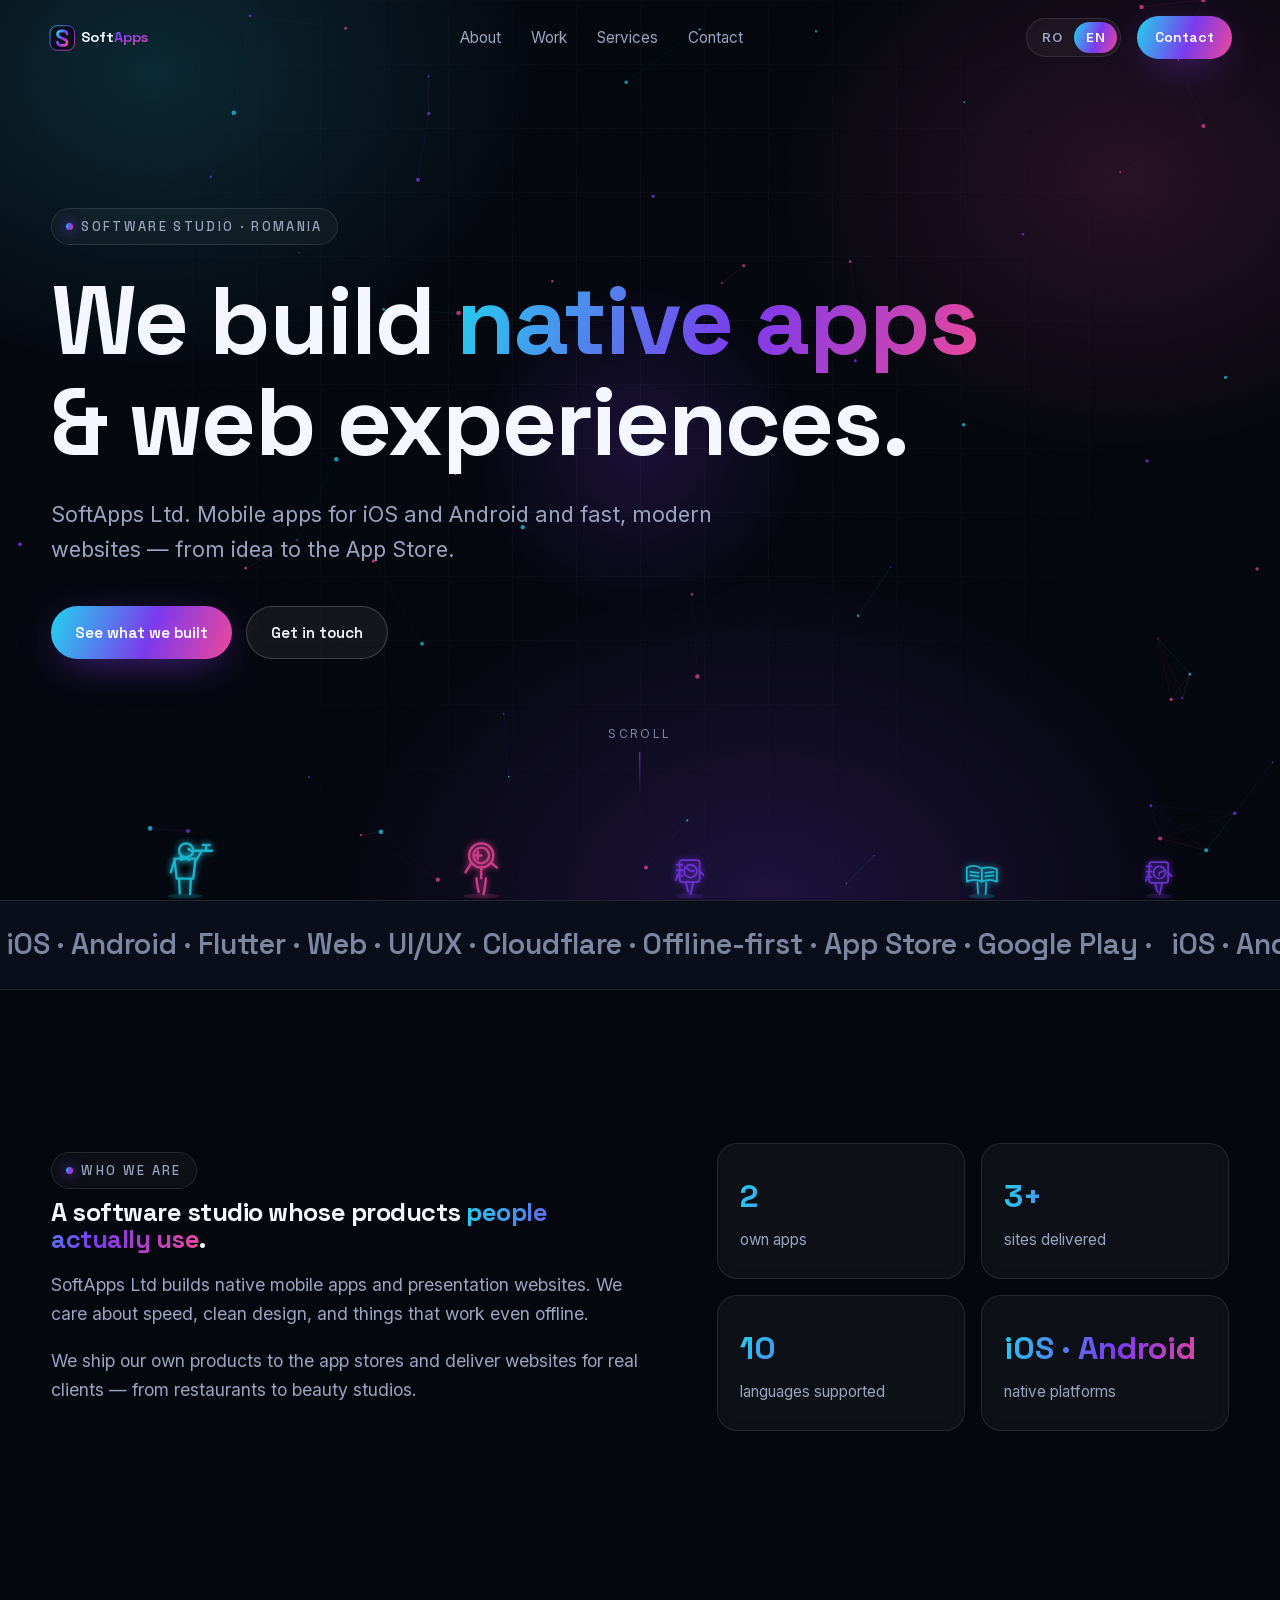
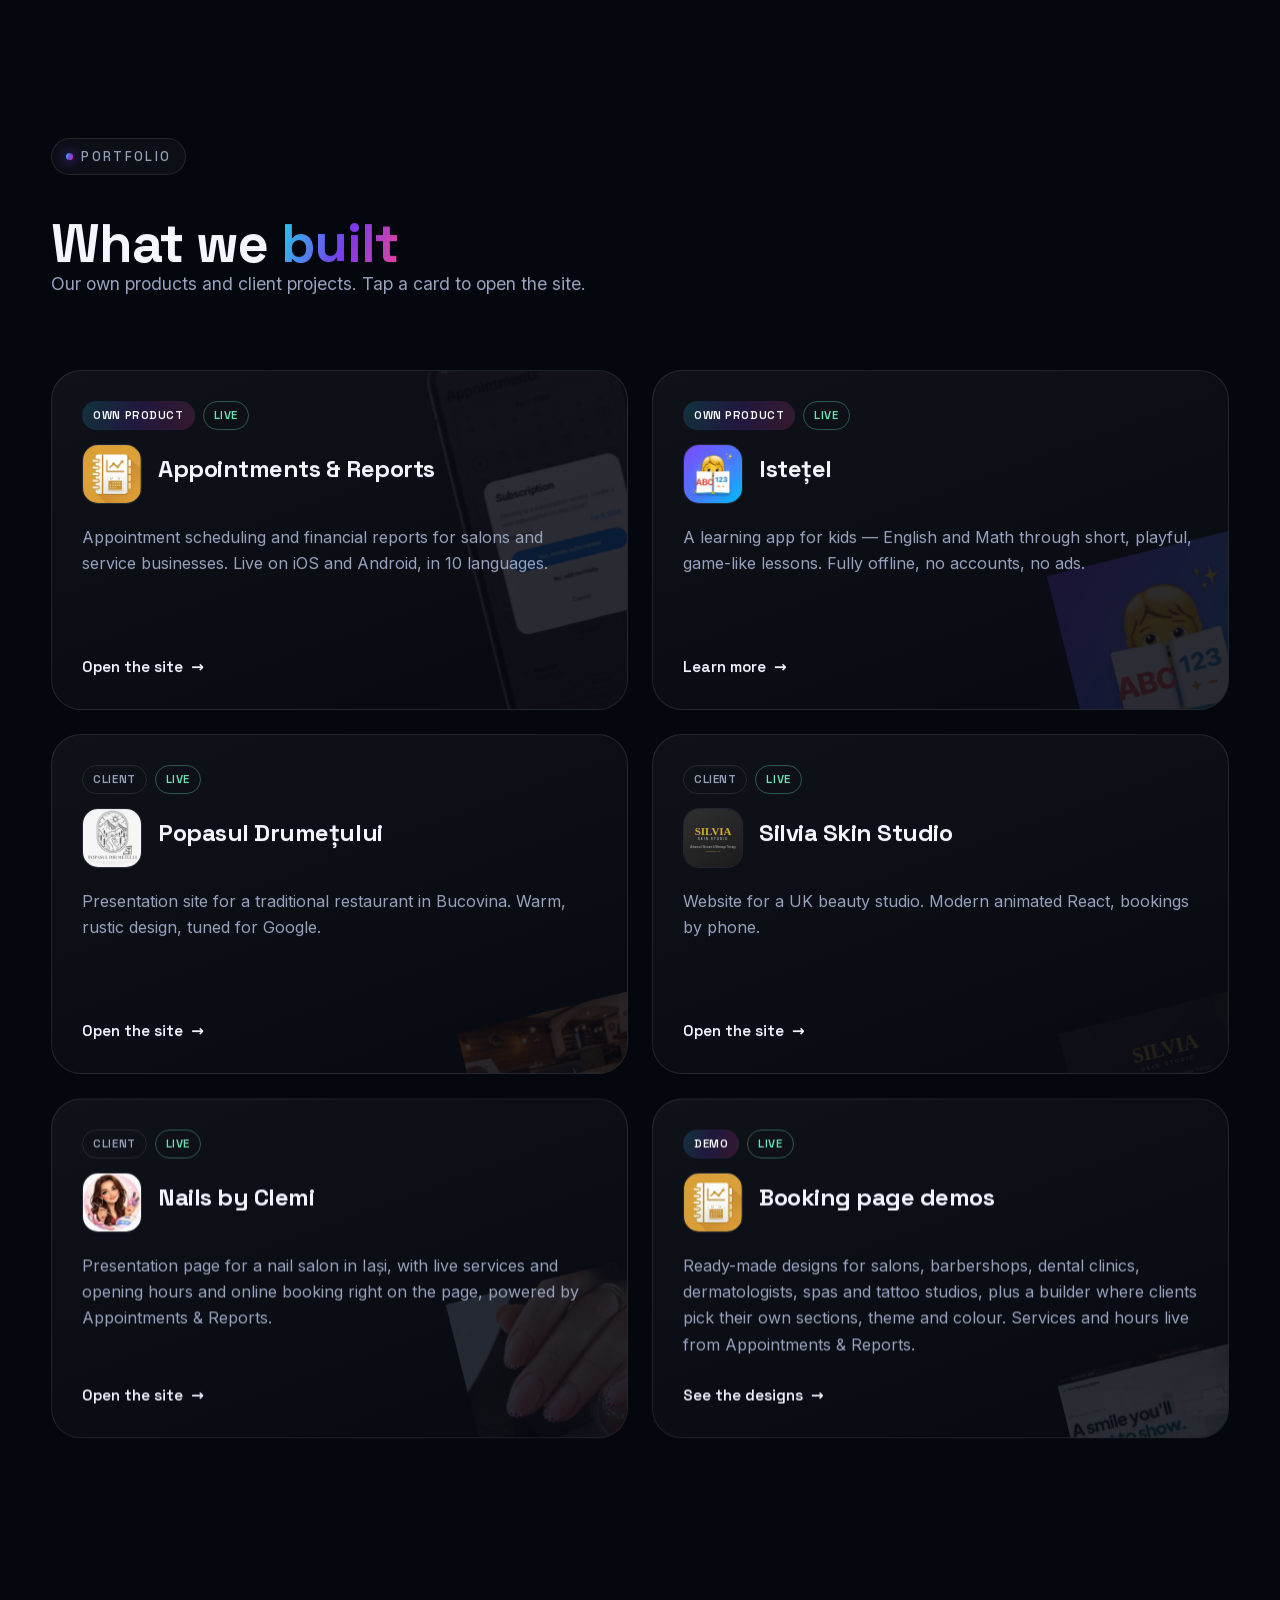
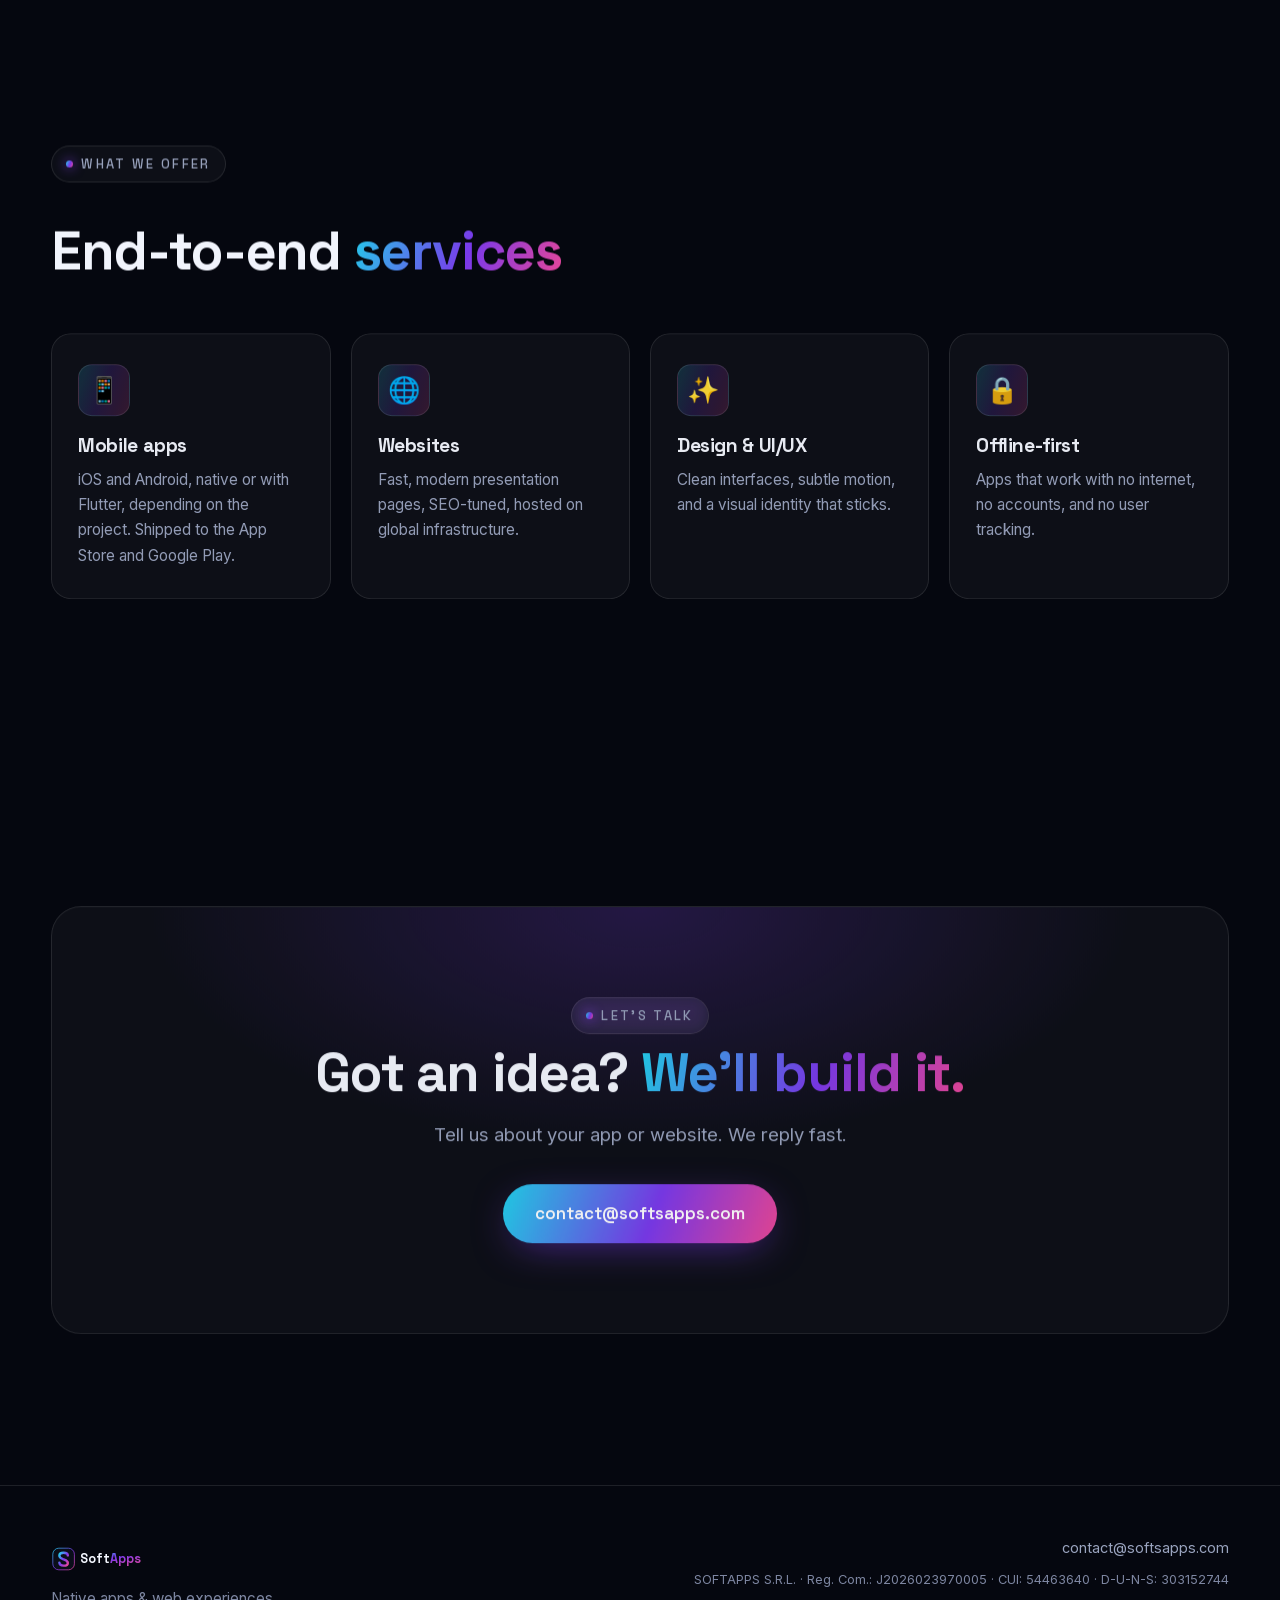
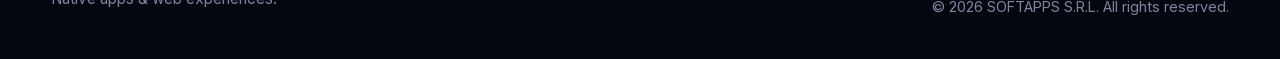
<file: index.html>
<!DOCTYPE html>
<html lang="ro">

<head>
  <meta charset="UTF-8">
  <meta name="viewport" content="width=device-width, initial-scale=1.0">
  <title data-i18n="meta_title">Aplicații native și site-uri web | SoftApps</title>
  <meta name="description" data-i18n-content="meta_desc"
    content="SoftApps SRL — studio de software din România. Construim aplicații mobile native pentru iOS și Android și site-uri web moderne.">
  <meta name="theme-color" content="#05070f">

  <meta property="og:type" content="website">
  <meta property="og:site_name" content="SoftApps">
  <meta property="og:locale" content="ro_RO">
  <meta property="og:locale:alternate" content="en_GB">
  <meta property="og:title" content="Aplicații native și site-uri web | SoftApps">
  <meta property="og:description"
    content="Studio de software din România. Aplicații mobile native și site-uri moderne.">
  <meta property="og:url" content="https://softsapps.com/">
  <meta property="og:image" content="https://softsapps.com/assets/og-image.png">
  <meta property="og:image:width" content="1200">
  <meta property="og:image:height" content="630">
  <meta property="og:image:alt" content="SoftApps — aplicații native și site-uri web">
  <meta name="twitter:card" content="summary_large_image">

  <link rel="icon" href="/favicon.svg" type="image/svg+xml">
  <link rel="canonical" href="https://softsapps.com/">

  <link rel="preload" href="/assets/fonts/space-grotesk-latin.woff2" as="font" type="font/woff2" crossorigin>
  <link rel="preload" href="/assets/fonts/inter-latin.woff2" as="font" type="font/woff2" crossorigin>
  <link rel="stylesheet" href="/assets/fonts/fonts.css">
  <link rel="stylesheet" href="/css/style.css">

  <script type="application/ld+json">
  {
    "@context": "https://schema.org",
    "@type": "Organization",
    "@id": "https://softsapps.com/#organization",
    "name": "SOFTAPPS S.R.L.",
    "alternateName": "SoftApps",
    "url": "https://softsapps.com/",
    "logo": "https://softsapps.com/assets/logo/softapps-logo.svg",
    "image": "https://softsapps.com/assets/og-image.png",
    "email": "contact@softsapps.com",
    "description": "Studio de software din România. Construim aplicații mobile native pentru iOS și Android și site-uri web moderne.",
    "address": {
      "@type": "PostalAddress",
      "addressCountry": "RO"
    },
    "identifier": [
      { "@type": "PropertyValue", "name": "CUI", "value": "54463640" },
      { "@type": "PropertyValue", "name": "Reg. Com.", "value": "J2026023970005" },
      { "@type": "PropertyValue", "name": "D-U-N-S", "value": "303152744" }
    ],
    "knowsAbout": ["iOS", "Android", "Flutter", "Dezvoltare web", "UI/UX"]
  }
  </script>
  <script type="application/ld+json">
  {
    "@context": "https://schema.org",
    "@type": "WebSite",
    "@id": "https://softsapps.com/#website",
    "url": "https://softsapps.com/",
    "name": "SoftApps",
    "inLanguage": ["ro", "en"],
    "publisher": { "@id": "https://softsapps.com/#organization" }
  }
  </script>
</head>

<body>
  <div class="bg-mesh"></div>
  <div class="bg-grid"></div>
  <div class="bg-noise"></div>
  <div class="cursor-glow" id="cursor"></div>

  <!-- HEADER -->
  <header class="site-header" id="header">
    <a class="brand" href="/" aria-label="SoftApps">
      <svg viewBox="0 0 380 100" height="34" aria-hidden="true">
        <defs>
          <linearGradient id="lg" x1="0" y1="0" x2="1" y2="1">
            <stop offset="0" stop-color="#22d3ee" />
            <stop offset=".5" stop-color="#7c3aed" />
            <stop offset="1" stop-color="#ec4899" />
          </linearGradient>
        </defs>
        <rect x="6" y="14" width="72" height="72" rx="20" fill="#0a0e1a" />
        <rect x="6" y="14" width="72" height="72" rx="20" fill="none" stroke="url(#lg)" stroke-width="2.5" />
        <path
          d="M56 38 C56 31 49 29 42 29 C34 29 28 32 28 39 C28 47 37 49 42 51 C47 53 56 55 56 63 C56 70 48 72 42 72 C35 72 28 70 28 62"
          fill="none" stroke="url(#lg)" stroke-width="8" stroke-linecap="round" />
        <text x="96" y="62" font-family="'Space Grotesk',sans-serif" font-size="42" font-weight="700"
          fill="#f4f7ff">Soft<tspan fill="url(#lg)">Apps</tspan></text>
      </svg>
    </a>

    <nav class="nav-links" aria-label="Principal">
      <a href="#about" data-i18n="nav_about">Despre</a>
      <a href="#work" data-i18n="nav_work">Portofoliu</a>
      <a href="#services" data-i18n="nav_services">Servicii</a>
      <a href="#contact" data-i18n="nav_contact">Contact</a>
    </nav>

    <div class="header-right">
      <div class="lang-switch" role="group" data-i18n-aria="lang_aria" aria-label="Limbă">
        <button data-lang="ro" type="button">RO</button>
        <button data-lang="en" type="button">EN</button>
      </div>
      <a class="btn btn-primary btn-sm" href="#contact" data-i18n="nav_cta">Contact</a>
      <button class="menu-toggle" id="menuToggle" aria-label="Meniu" aria-expanded="false">
        <svg width="26" height="26" viewBox="0 0 24 24" fill="none" stroke="currentColor" stroke-width="2">
          <line x1="3" y1="7" x2="21" y2="7" />
          <line x1="3" y1="12" x2="21" y2="12" />
          <line x1="3" y1="17" x2="21" y2="17" />
        </svg>
      </button>
    </div>
  </header>

  <!-- MOBILE MENU -->
  <div class="mobile-menu" id="mobileMenu">
    <a href="#about" data-i18n="nav_about">Despre</a>
    <a href="#work" data-i18n="nav_work">Portofoliu</a>
    <a href="#services" data-i18n="nav_services">Servicii</a>
    <a href="#contact" data-i18n="nav_contact">Contact</a>
  </div>

  <!-- CRITTER STRIP (decorative; drawn by main.js, homepage only) -->
  <canvas id="critters" aria-hidden="true"></canvas>

  <!-- HERO -->
  <section class="hero" id="top">
    <canvas id="hero-canvas" aria-hidden="true"></canvas>
    <div class="wrap hero-inner">
      <span class="eyebrow" data-i18n="hero_eyebrow">Studio de software · România</span>
      <h1 data-i18n-html="hero_title_html">Construim <span class="grad">aplicații native</span> și site-uri web.</h1>
      <p class="hero-sub" data-i18n="hero_sub">SoftApps SRL. Aplicații mobile pentru iOS și Android, plus site-uri rapide și moderne — de la idee la App Store.</p>
      <div class="hero-actions">
        <a class="btn btn-primary" href="#work" data-i18n="hero_cta">Vezi ce am construit</a>
        <a class="btn" href="#contact" data-i18n="hero_cta2">Scrie-ne</a>
      </div>
    </div>
    <div class="hero-scroll">
      <span data-i18n="hero_scroll">Derulează</span>
      <span class="line"></span>
    </div>
  </section>

  <!-- MARQUEE -->
  <div class="marquee" aria-hidden="true">
    <div class="marquee-track">
      <span data-i18n="marquee">iOS · Android · Flutter · Web · UI/UX · Cloudflare · Offline-first · App Store · Google
        Play ·</span>
      <span data-i18n="marquee">iOS · Android · Flutter · Web · UI/UX · Cloudflare · Offline-first · App Store · Google
        Play ·</span>
    </div>
  </div>

  <!-- ABOUT -->
  <section id="about">
    <div class="wrap about-grid">
      <div class="about-copy reveal">
        <span class="eyebrow" data-i18n="about_eyebrow">Cine suntem</span>
        <h2 data-i18n-html="about_title_html">Facem software pe care <span class="grad">oamenii chiar îl folosesc</span>.</h2>
        <p data-i18n="about_p1">SoftApps SRL construiește aplicații mobile native și pagini web de prezentare. Punem accent pe viteză, design curat și aplicații care merg și fără internet.</p>
        <p data-i18n="about_p2">Avem produse proprii în App Store și Google Play și am făcut site-uri pentru clienți reali — de la restaurante la studiouri de beauty.</p>
      </div>
      <div class="stats reveal">
        <div class="stat">
          <div class="n" data-i18n="stat_apps_n">2</div>
          <div class="l" data-i18n="stat_apps">aplicații proprii</div>
        </div>
        <div class="stat">
          <div class="n" data-i18n="stat_sites_n">3+</div>
          <div class="l" data-i18n="stat_sites">site-uri livrate</div>
        </div>
        <div class="stat">
          <div class="n" data-i18n="stat_langs_n">10</div>
          <div class="l" data-i18n="stat_langs">limbi disponibile</div>
        </div>
        <div class="stat">
          <div class="n" data-i18n="stat_platforms_n">iOS · Android</div>
          <div class="l" data-i18n="stat_platforms">platforme native</div>
        </div>
      </div>
    </div>
  </section>

  <!-- WORK -->
  <section id="work">
    <div class="wrap">
      <div class="section-head reveal">
        <span class="eyebrow" data-i18n="work_eyebrow">Portofoliu</span>
        <h2 data-i18n-html="work_title_html">Ce am <span class="grad">construit</span></h2>
        <p data-i18n="work_sub">Produse proprii și proiecte pentru clienți. Apasă pe un card pentru a deschide site-ul.</p>
      </div>

      <div class="work-grid">
        <!-- Appointments -->
        <a class="card tilt reveal" href="https://appointmentsapps.com" target="_blank" rel="noopener">
          <img class="card-thumb" src="/assets/portfolio/appointments-shot.png" alt="" aria-hidden="true"
            loading="lazy" width="189" height="400">
          <div class="card-inner">
            <div class="card-badges">
              <span class="tag tag-own" data-i18n="badge_own">Produs propriu</span>
              <span class="tag tag-live" data-i18n="badge_live">Live</span>
            </div>
            <div class="card-head">
              <img class="card-icon" src="/assets/portfolio/appointments-icon.png" alt="Appointments &amp; Reports"
                loading="lazy" width="128" height="128">
              <h3 data-i18n="work_appts_title">Appointments &amp; Reports</h3>
            </div>
            <p data-i18n="work_appts_desc">Aplicație de programări și rapoarte financiare pentru saloane și alte firme de servicii. Disponibilă pe iOS și Android, în 10 limbi.</p>
            <span class="card-cta"><span data-i18n="cta_visit">Deschide site-ul</span> <span
                class="arrow">→</span></span>
          </div>
        </a>

        <!-- Istetel -->
        <a class="card tilt reveal" href="/istetel/">
          <img class="card-thumb" src="/assets/portfolio/istetel-icon.png" alt="" aria-hidden="true" loading="lazy" width="256" height="256">
          <div class="card-inner">
            <div class="card-badges">
              <span class="tag tag-own" data-i18n="badge_own">Produs propriu</span>
              <span class="tag tag-live" data-i18n="badge_live">Live</span>
            </div>
            <div class="card-head">
              <img class="card-icon" src="/assets/portfolio/istetel-icon.png" alt="Istețel" loading="lazy" width="256" height="256">
              <h3 data-i18n="work_istetel_title">Istețel</h3>
            </div>
            <p data-i18n="work_istetel_desc">Aplicație educativă pentru copii — engleză și matematică, prin lecții scurte și jucăușe. Complet offline, fără conturi, fără reclame.</p>
            <span class="card-cta"><span data-i18n="cta_learn">Află mai multe</span> <span class="arrow">→</span></span>
          </div>
        </a>

        <!-- Popasul -->
        <a class="card tilt reveal" href="https://popasuldrumetuluibucovina.ro" target="_blank" rel="noopener">
          <img class="card-thumb" src="/assets/portfolio/popasul-hero.jpg" alt="" aria-hidden="true" loading="lazy" width="400" height="209">
          <div class="card-inner">
            <div class="card-badges">
              <span class="tag tag-client" data-i18n="badge_client">Client</span>
              <span class="tag tag-live" data-i18n="badge_live">Live</span>
            </div>
            <div class="card-head">
              <img class="card-icon" src="/assets/portfolio/popasul-logo.jpg" alt="Popasul Drumețului" loading="lazy" width="128" height="127">
              <h3 data-i18n="work_popasul_title">Popasul Drumețului</h3>
            </div>
            <p data-i18n="work_popasul_desc">Site de prezentare pentru un restaurant tradițional din Bucovina. Design cald, rustic. Site optimizat pentru Google.</p>
            <span class="card-cta"><span data-i18n="cta_visit">Deschide site-ul</span> <span
                class="arrow">→</span></span>
          </div>
        </a>

        <!-- Silvia -->
        <a class="card tilt reveal" href="https://silviaskinstudio.co.uk" target="_blank" rel="noopener">
          <img class="card-thumb" src="/assets/portfolio/silvia-og.svg" alt="" aria-hidden="true" loading="lazy" width="1200" height="630">
          <div class="card-inner">
            <div class="card-badges">
              <span class="tag tag-client" data-i18n="badge_client">Client</span>
              <span class="tag tag-live" data-i18n="badge_live">Live</span>
            </div>
            <div class="card-head">
              <img class="card-icon" src="/assets/portfolio/silvia-og.svg" alt="Silvia Skin Studio" loading="lazy" width="1200" height="630">
              <h3 data-i18n="work_silvia_title">Silvia Skin Studio</h3>
            </div>
            <p data-i18n="work_silvia_desc">Site pentru un studio de beauty din Marea Britanie. Animat, construit în React, cu programări prin telefon.</p>
            <span class="card-cta"><span data-i18n="cta_visit">Deschide site-ul</span> <span
                class="arrow">→</span></span>
          </div>
        </a>

        <!-- Nails by Clemi -->
        <a class="card tilt reveal" href="https://nailsbyclemi.appointmentsapps.com" target="_blank" rel="noopener">
          <img class="card-thumb" src="/assets/portfolio/nailsbyclemi-hero.jpg" alt="" aria-hidden="true" loading="lazy" width="400" height="400">
          <div class="card-inner">
            <div class="card-badges">
              <span class="tag tag-client" data-i18n="badge_client">Client</span>
              <span class="tag tag-live" data-i18n="badge_live">Live</span>
            </div>
            <div class="card-head">
              <img class="card-icon" src="/assets/portfolio/nailsbyclemi-logo.jpg" alt="Nails by Clemi" loading="lazy" width="128" height="128">
              <h3 data-i18n="work_clemi_title">Nails by Clemi</h3>
            </div>
            <p data-i18n="work_clemi_desc">Pagină de prezentare pentru un salon de unghii din Iași. Serviciile și programul vin direct din Appointments &amp; Reports, iar clienții se programează din pagină.</p>
            <span class="card-cta"><span data-i18n="cta_visit">Deschide site-ul</span> <span
                class="arrow">→</span></span>
          </div>
        </a>

        <!-- Booking page demos -->
        <a class="card tilt reveal" href="https://yourbusinessname.appointmentsapps.com/designs/builder/" target="_blank" rel="noopener">
          <img class="card-thumb" src="/assets/portfolio/demos-shot.jpg" alt="" aria-hidden="true" loading="lazy" width="800" height="500">
          <div class="card-inner">
            <div class="card-badges">
              <span class="tag tag-own" data-i18n="badge_demo">Demo</span>
              <span class="tag tag-live" data-i18n="badge_live">Live</span>
            </div>
            <div class="card-head">
              <img class="card-icon" src="/assets/portfolio/appointments-icon.png" alt="Appointments &amp; Reports" loading="lazy" width="128" height="128">
              <h3 data-i18n="work_demos_title">Pagini demo de programare</h3>
            </div>
            <p data-i18n="work_demos_desc">Modele gata pentru saloane, frizerii, cabinete stomatologice și dermatologice, centre spa și studiouri de tatuaje, plus un configurator în care clientul își alege singur secțiunile, tema și culoarea. Servicii și program live din Appointments &amp; Reports.</p>
            <span class="card-cta"><span data-i18n="cta_demos">Vezi modelele</span> <span class="arrow">→</span></span>
          </div>
        </a>
      </div>
    </div>
  </section>

  <!-- SERVICES -->
  <section id="services">
    <div class="wrap">
      <div class="section-head reveal">
        <span class="eyebrow" data-i18n="services_eyebrow">Ce oferim</span>
        <h2 data-i18n-html="services_title_html">Servicii <span class="grad">de la idee la lansare</span></h2>
      </div>
      <div class="svc-grid">
        <div class="svc reveal">
          <div class="svc-ico">📱</div>
          <h3 data-i18n="svc_mobile_title">Aplicații mobile</h3>
          <p data-i18n="svc_mobile_desc">iOS și Android, native sau cu Flutter, după proiect. Publicare în App Store și Google Play.</p>
        </div>
        <div class="svc reveal">
          <div class="svc-ico">🌐</div>
          <h3 data-i18n="svc_web_title">Site-uri web</h3>
          <p data-i18n="svc_web_desc">Pagini de prezentare rapide și moderne, optimizate SEO, găzduite pe infrastructură globală.</p>
        </div>
        <div class="svc reveal">
          <div class="svc-ico">✨</div>
          <h3 data-i18n="svc_design_title">Design &amp; UI/UX</h3>
          <p data-i18n="svc_design_desc">Interfețe curate, animații fine și o identitate vizuală care rămâne în minte.</p>
        </div>
        <div class="svc reveal">
          <div class="svc-ico">🔒</div>
          <h3 data-i18n="svc_offline_title">Aplicații offline</h3>
          <p data-i18n="svc_offline_desc">Aplicații care funcționează fără internet, fără conturi și fără urmărirea utilizatorilor.</p>
        </div>
      </div>
    </div>
  </section>

  <!-- CONTACT -->
  <section id="contact">
    <div class="wrap">
      <div class="contact-card reveal">
        <span class="eyebrow" data-i18n="contact_eyebrow">Hai să vorbim</span>
        <h2 data-i18n-html="contact_title_html">Ai o idee? <span class="grad">O construim.</span></h2>
        <p data-i18n="contact_sub">Scrie-ne despre aplicația sau site-ul tău. Răspundem repede.</p>
        <a class="btn btn-primary mail-btn" href="mailto:contact@softsapps.com"
          data-i18n="contact_cta">contact@softsapps.com</a>
      </div>
    </div>
  </section>

  <!-- FOOTER -->
  <footer class="site-footer">
    <div class="wrap footer-inner">
      <div>
        <a class="brand" href="/" aria-label="SoftApps">
          <svg viewBox="0 0 380 100" height="30" aria-hidden="true">
            <rect x="6" y="14" width="72" height="72" rx="20" fill="#0a0e1a" />
            <rect x="6" y="14" width="72" height="72" rx="20" fill="none" stroke="url(#lg)" stroke-width="2.5" />
            <path
              d="M56 38 C56 31 49 29 42 29 C34 29 28 32 28 39 C28 47 37 49 42 51 C47 53 56 55 56 63 C56 70 48 72 42 72 C35 72 28 70 28 62"
              fill="none" stroke="url(#lg)" stroke-width="8" stroke-linecap="round" />
            <text x="96" y="62" font-family="'Space Grotesk',sans-serif" font-size="42" font-weight="700"
              fill="#f4f7ff">Soft<tspan fill="url(#lg)">Apps</tspan></text>
          </svg>
        </a>
        <p style="color:var(--text-faint);margin:12px 0 0;font-size:.95rem" data-i18n="footer_tagline">Aplicații native și site-uri web.</p>
      </div>
      <div class="footer-meta">
        <div><a href="mailto:contact@softsapps.com">contact@softsapps.com</a></div>
        <div class="footer-legal">SOFTAPPS S.R.L. · Reg. Com.: J2026023970005 · CUI: 54463640 · D-U-N-S: 303152744</div>
        <div>© 2026 SOFTAPPS S.R.L. <span data-i18n="footer_rights">Toate drepturile rezervate.</span></div>
      </div>
    </div>
  </footer>

  <!-- Motion libs (lenis/gsap/ScrollTrigger) are loaded from main.js, only on
       wide viewports without a reduced-motion preference. -->
  <script defer src="/js/i18n.js"></script>
  <script defer src="/js/main.js"></script>
</body>

</html>
</file>
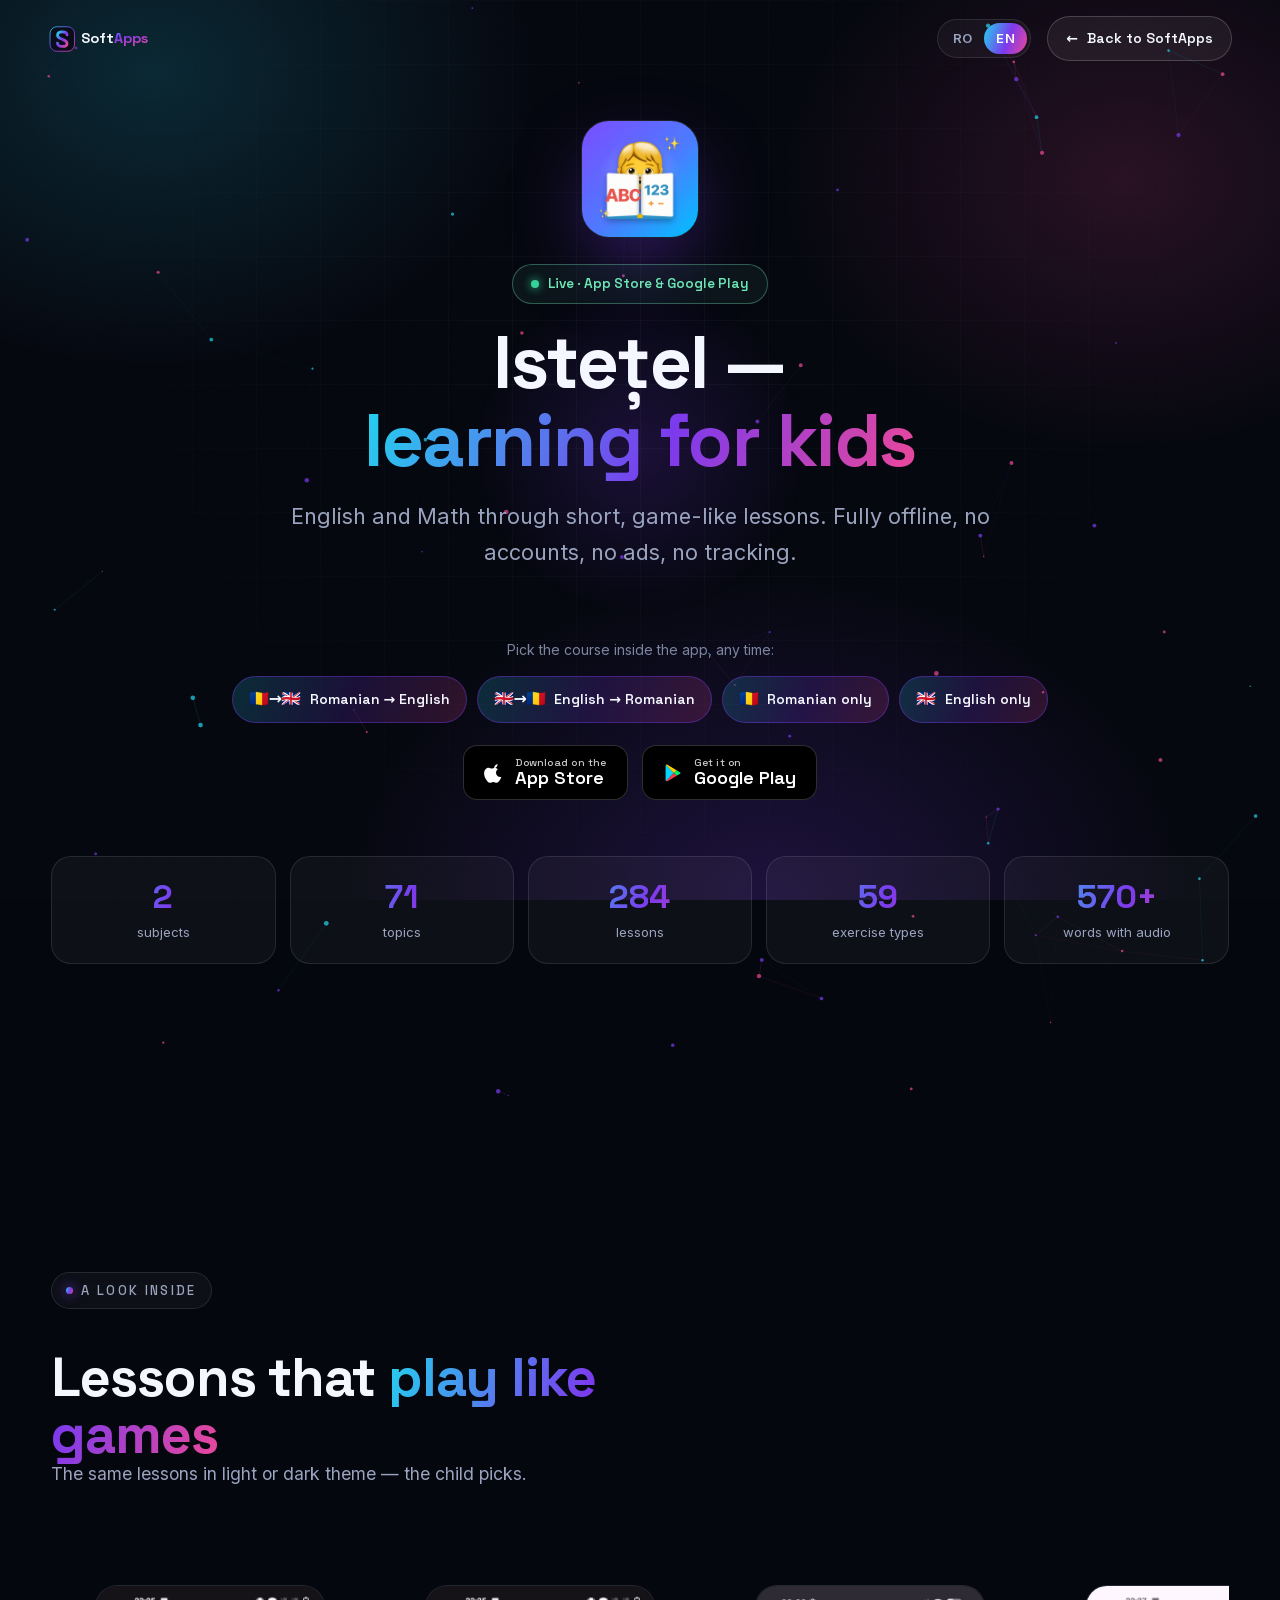
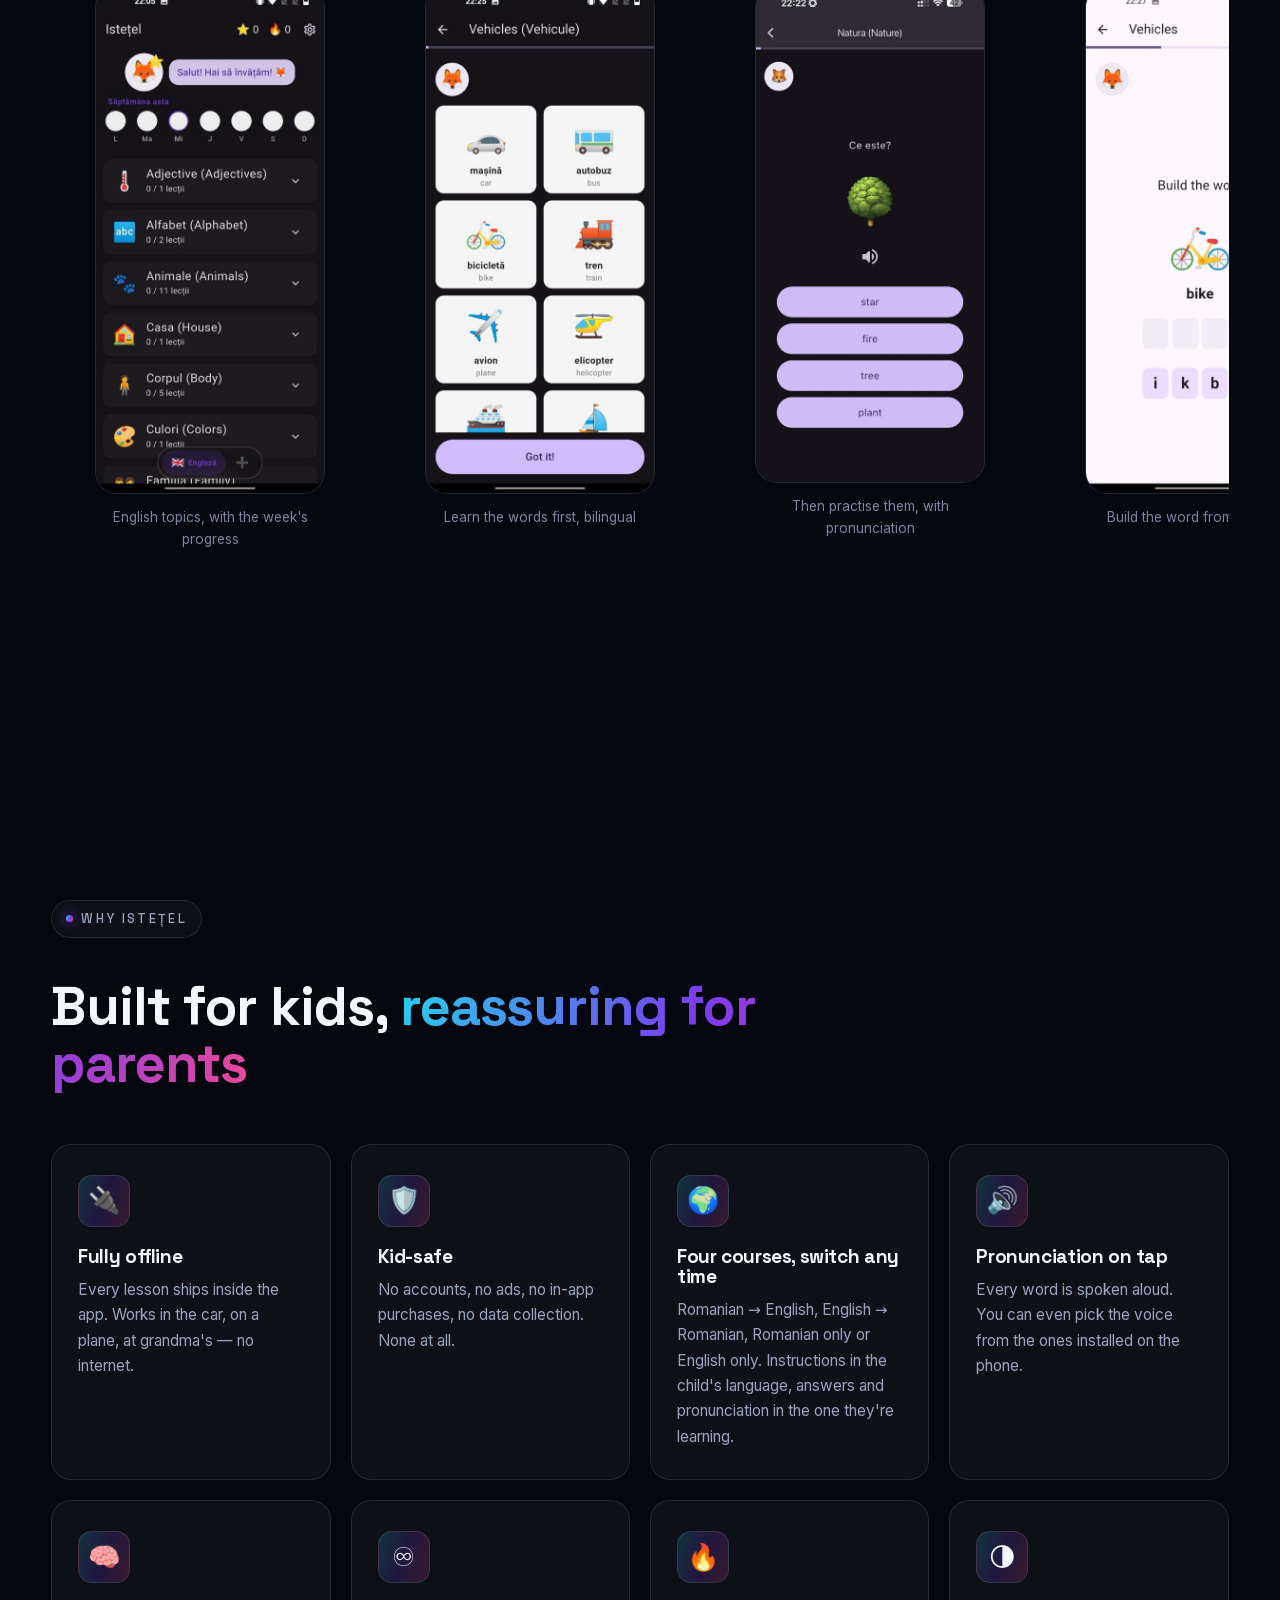
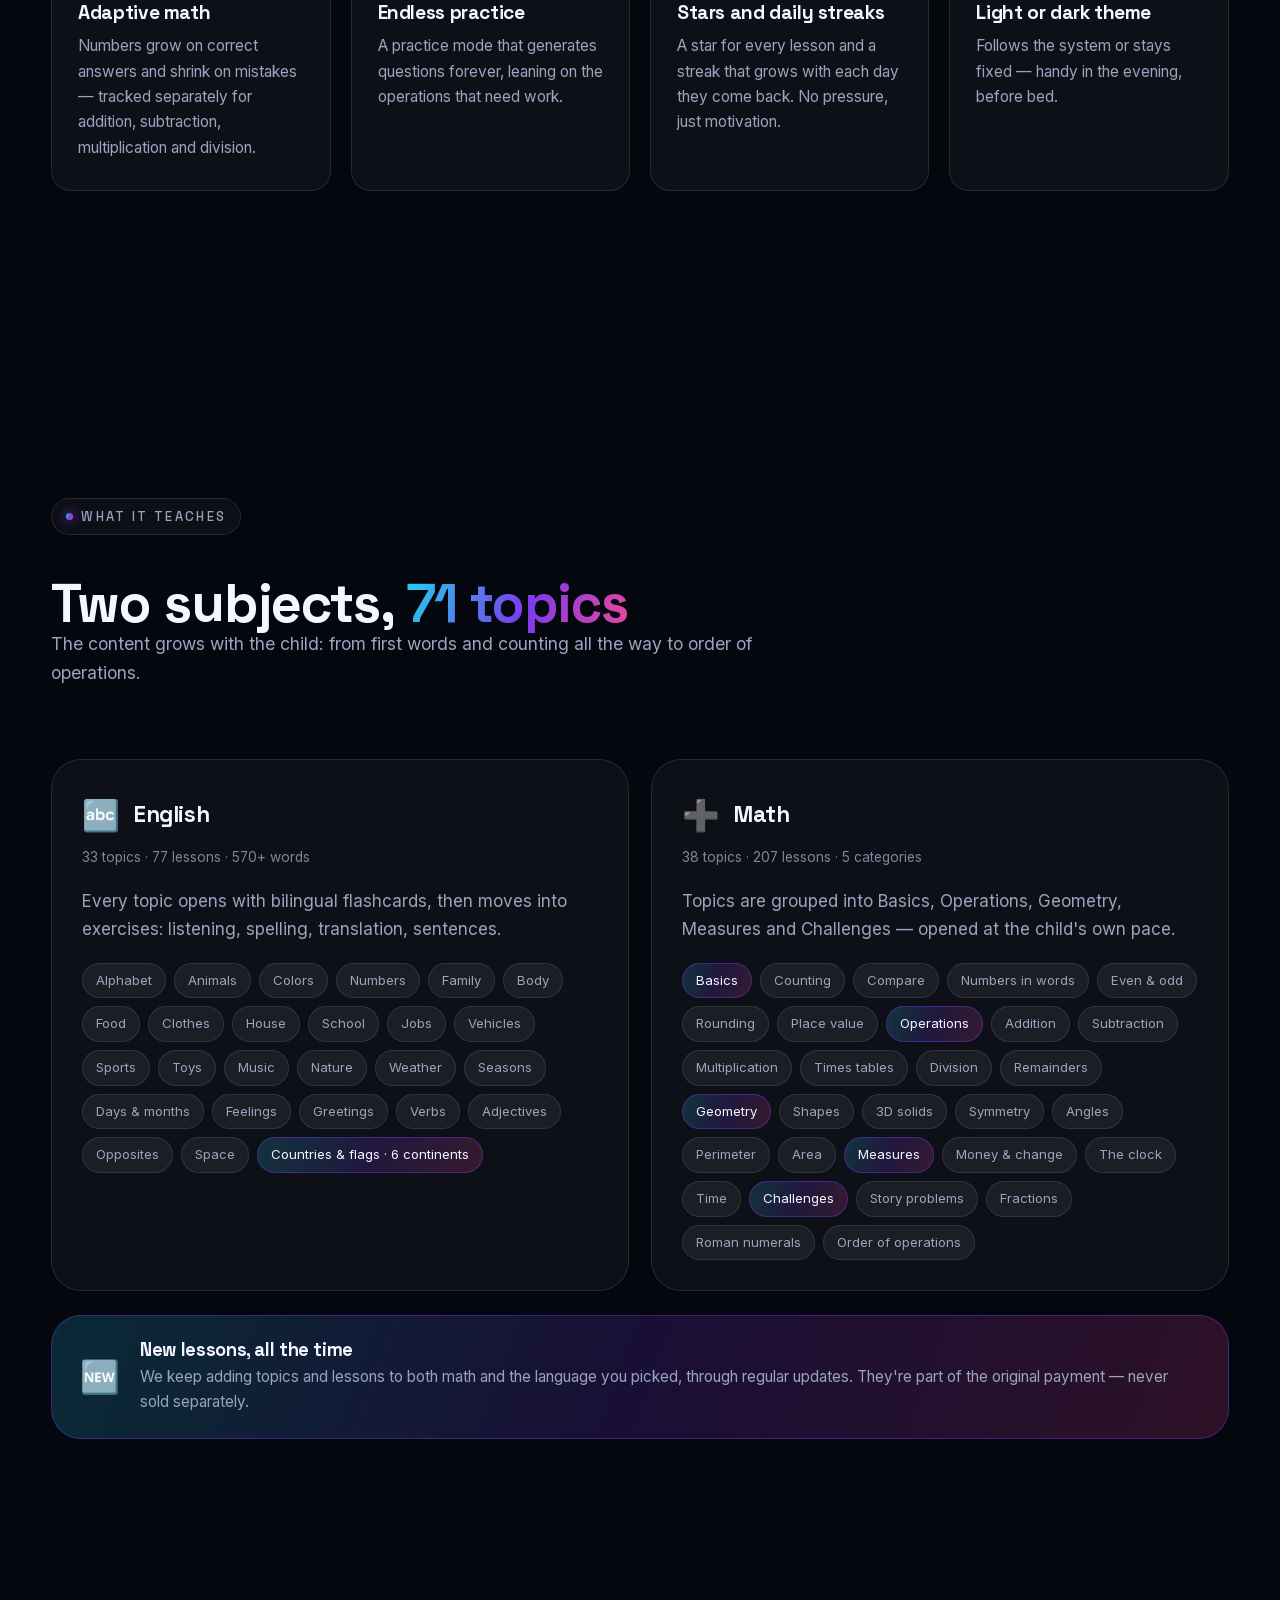
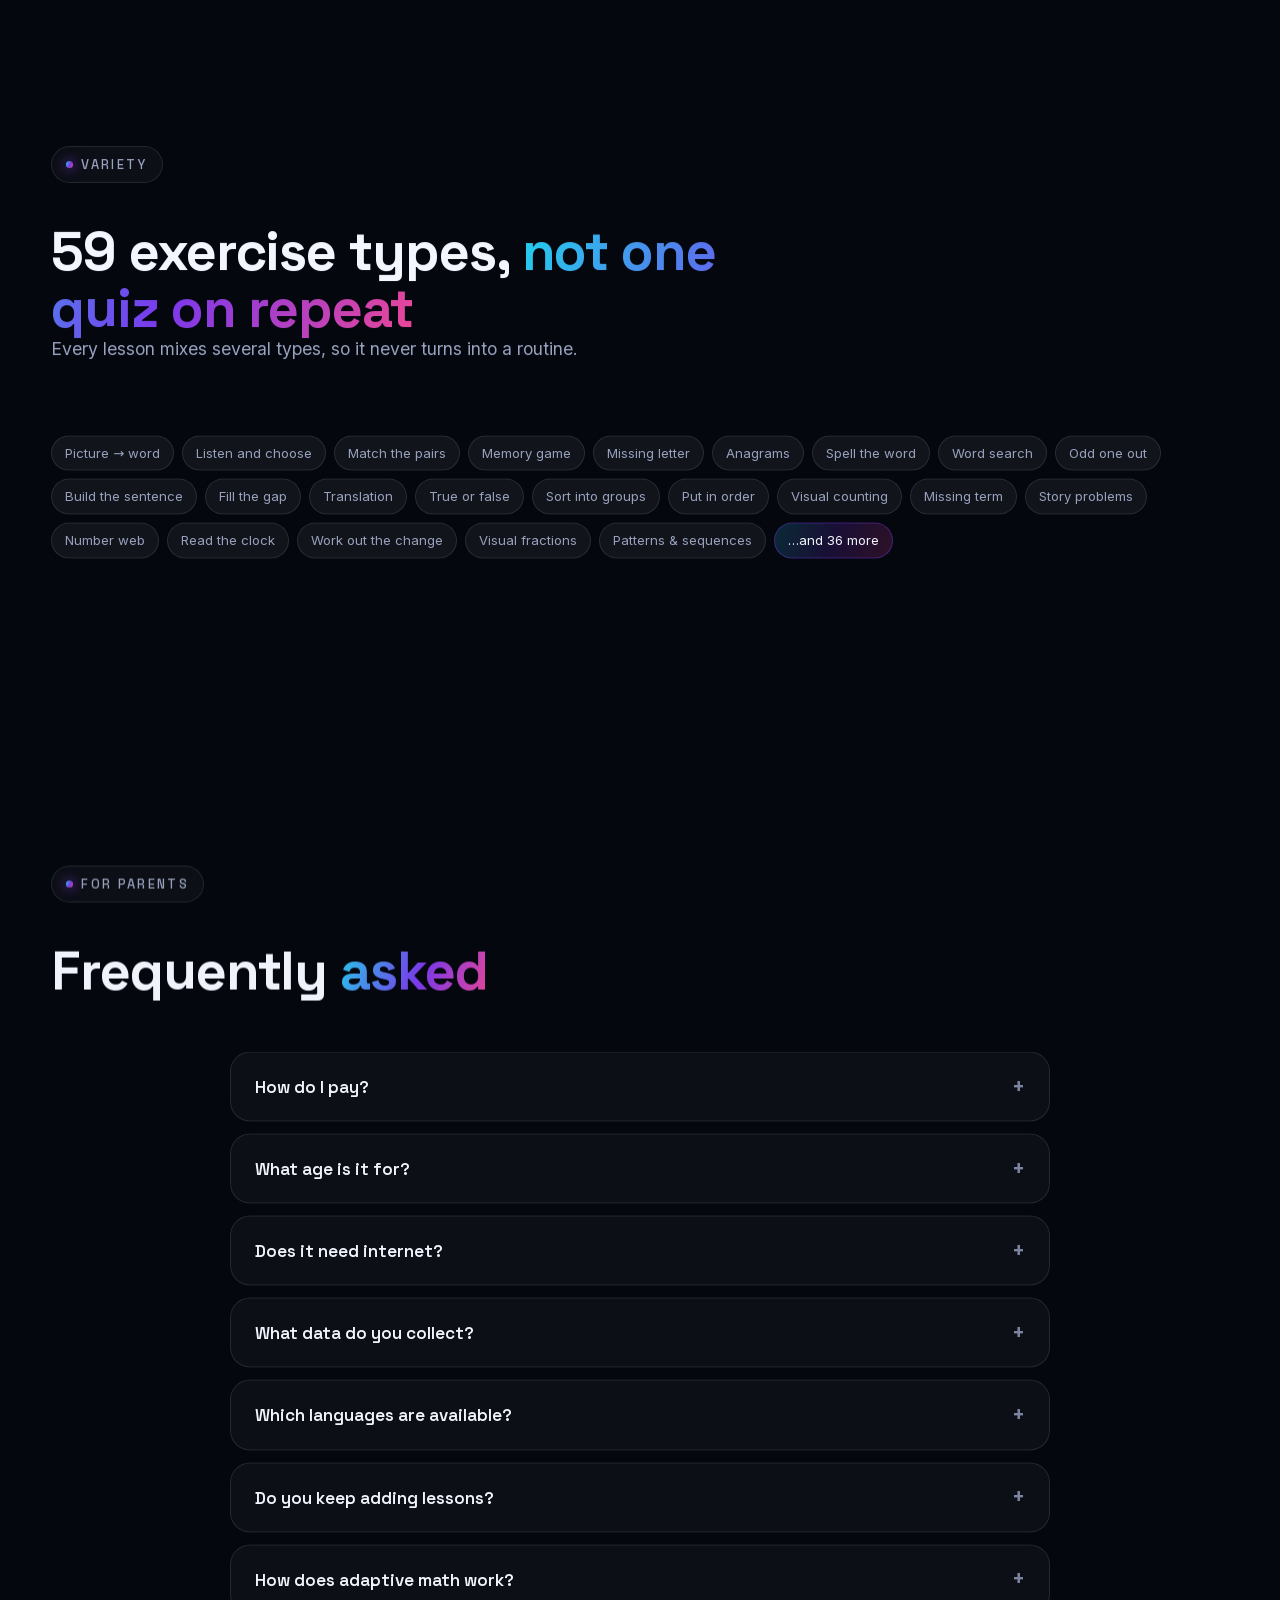
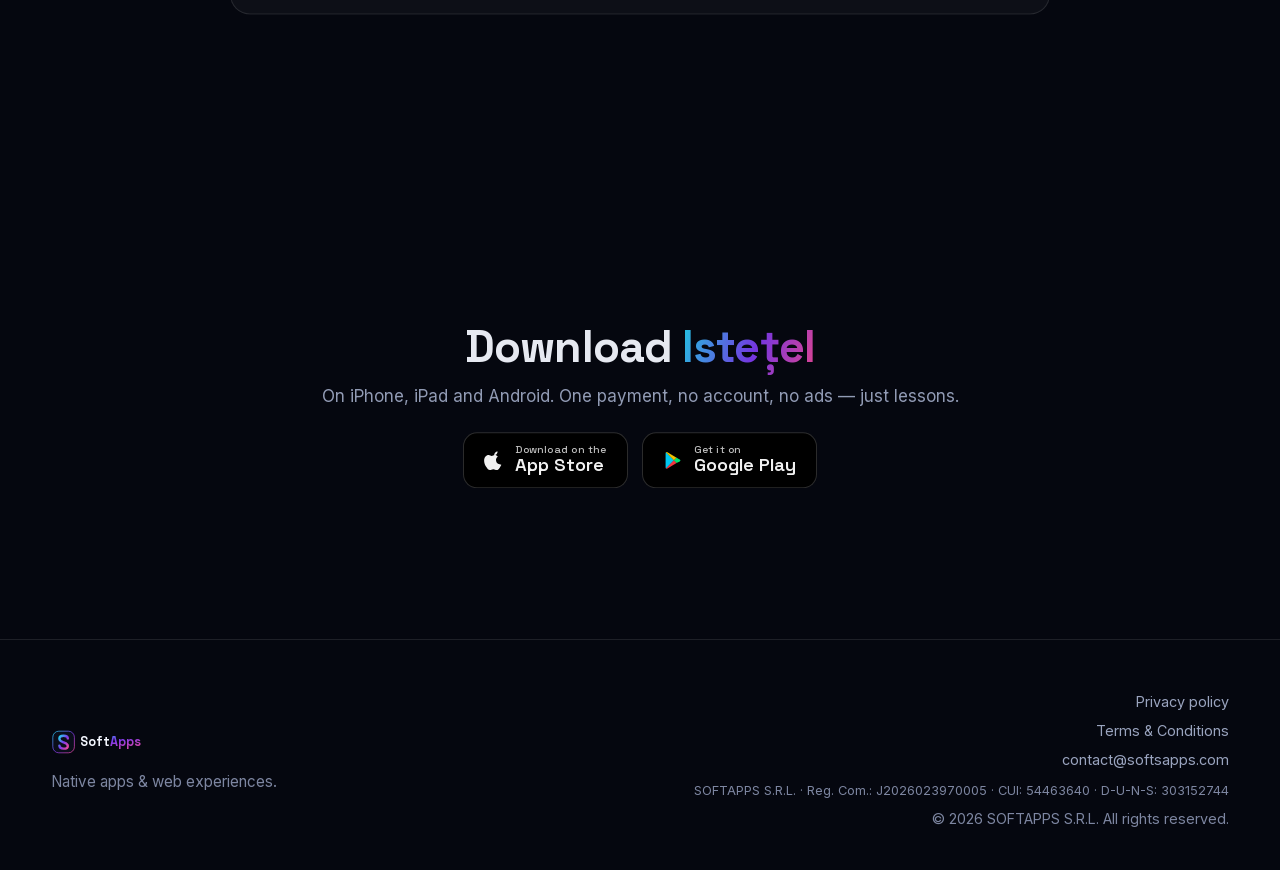
<file: istetel/index.html>
<!DOCTYPE html>
<html lang="ro">

<head>
  <meta charset="UTF-8">
  <meta name="viewport" content="width=device-width, initial-scale=1.0">
  <title data-i18n="ist_meta_title">Istețel — engleză și matematică pentru copii | SoftApps</title>
  <meta name="description" data-i18n-content="ist_meta_desc"
    content="Istețel: engleză și matematică pentru copii, în 284 de lecții scurte și 59 de tipuri de exerciții. Merge offline, fără conturi și fără reclame.">
  <meta name="theme-color" content="#05070f">

  <meta property="og:type" content="website">
  <meta property="og:site_name" content="SoftApps">
  <meta property="og:locale" content="ro_RO">
  <meta property="og:locale:alternate" content="en_GB">
  <meta property="og:title" content="Istețel — engleză și matematică pentru copii">
  <meta property="og:description"
    content="Aplicație educativă offline pentru copii: 71 de capitole, 284 de lecții, 59 de tipuri de exerciții. Fără conturi, fără reclame.">
  <meta property="og:url" content="https://softsapps.com/istetel/">
  <meta property="og:image" content="https://softsapps.com/assets/istetel/og-image.png">
  <meta property="og:image:width" content="1200">
  <meta property="og:image:height" content="630">
  <meta property="og:image:alt" content="Istețel — aplicație de engleză și matematică pentru copii">
  <meta name="twitter:card" content="summary_large_image">

  <link rel="icon" href="/favicon.svg" type="image/svg+xml">
  <link rel="canonical" href="https://softsapps.com/istetel/">

  <link rel="preload" href="/assets/fonts/space-grotesk-latin.woff2" as="font" type="font/woff2" crossorigin>
  <link rel="preload" href="/assets/fonts/inter-latin.woff2" as="font" type="font/woff2" crossorigin>
  <link rel="stylesheet" href="/assets/fonts/fonts.css">
  <link rel="stylesheet" href="/css/style.css">

  <script type="application/ld+json">
  {
    "@context": "https://schema.org",
    "@type": "MobileApplication",
    "name": "Istețel",
    "applicationCategory": "EducationalApplication",
    "applicationSubCategory": "Education",
    "operatingSystem": "iOS, Android",
    "url": "https://softsapps.com/istetel/",
    "image": "https://softsapps.com/assets/istetel/og-image.png",
    "description": "Aplicație educativă offline pentru copii. Engleză și matematică prin 284 de lecții scurte și 59 de tipuri de exerciții. Fără conturi, fără reclame, fără urmărire.",
    "inLanguage": ["ro", "en"],
    "typicalAgeRange": "4-11",
    "isFamilyFriendly": true,
    "installUrl": [
      "https://apps.apple.com/ro/app/iste%C8%9Bel-english-math/id6785068602",
      "https://play.google.com/store/apps/details?id=com.softappsSRL.istetel"
    ],
    "screenshot": [
      "https://softsapps.com/assets/istetel/shot-home-en.jpg",
      "https://softsapps.com/assets/istetel/shot-teach.jpg",
      "https://softsapps.com/assets/istetel/shot-quiz.jpg",
      "https://softsapps.com/assets/istetel/shot-math-web.jpg"
    ],
    "publisher": { "@id": "https://softsapps.com/#organization" },
    "author": { "@id": "https://softsapps.com/#organization" },
    "privacyPolicy": "https://softsapps.com/istetel/privacy-policy.html"
  }
  </script>
  <script type="application/ld+json">
  {
    "@context": "https://schema.org",
    "@type": "Organization",
    "@id": "https://softsapps.com/#organization",
    "name": "SOFTAPPS S.R.L.",
    "alternateName": "SoftApps",
    "url": "https://softsapps.com/",
    "logo": "https://softsapps.com/assets/logo/softapps-logo.svg",
    "email": "contact@softsapps.com"
  }
  </script>
  <script type="application/ld+json">
  {
    "@context": "https://schema.org",
    "@type": "FAQPage",
    "inLanguage": "ro",
    "mainEntity": [
      {
        "@type": "Question",
        "name": "Cum se plătește?",
        "acceptedAnswer": {
          "@type": "Answer",
          "text": "O singură plată, la descărcare. Fără abonament, fără reclame și fără cumpărături în aplicație — tot conținutul e inclus. Prețul în moneda ta apare în App Store și Google Play."
        }
      },
      {
        "@type": "Question",
        "name": "Pentru ce vârstă e potrivită aplicația?",
        "acceptedAnswer": {
          "@type": "Answer",
          "text": "Aproximativ 4–11 ani. Primele capitole sunt potrivite pentru preșcolari care recunosc imagini, iar capitolele de la final (fracții, ordinea operațiilor, numere romane) acoperă clasele primare."
        }
      },
      {
        "@type": "Question",
        "name": "Are nevoie de internet?",
        "acceptedAnswer": {
          "@type": "Answer",
          "text": "Nu. Lecțiile, imaginile și sunetele sunt incluse în aplicație. După instalare merge complet offline."
        }
      },
      {
        "@type": "Question",
        "name": "Ce date colectați?",
        "acceptedAnswer": {
          "@type": "Answer",
          "text": "Niciuna. Nu există conturi, nu există server, nu există statistici de utilizare. Progresul rămâne pe telefon sau tabletă și dispare dacă dezinstalezi aplicația."
        }
      },
      {
        "@type": "Question",
        "name": "Ce limbi sunt disponibile?",
        "acceptedAnswer": {
          "@type": "Answer",
          "text": "Patru cursuri, le schimbi oricând din Setări: română → engleză, engleză → română, doar română și doar engleză. Instrucțiunile apar în prima limbă, răspunsurile și pronunția în a doua."
        }
      },
      {
        "@type": "Question",
        "name": "Se mai adaugă lecții?",
        "acceptedAnswer": {
          "@type": "Answer",
          "text": "Da. Adăugăm periodic capitole și lecții noi, atât la matematică, cât și la limba aleasă, prin actualizările din App Store și Google Play. Sunt incluse în plata inițială."
        }
      },
      {
        "@type": "Question",
        "name": "Cum funcționează matematica adaptivă?",
        "acceptedAnswer": {
          "@type": "Answer",
          "text": "Aplicația urmărește separat cum se descurcă copilul la fiecare operație. Când răspunde corect, numerele cresc; la greșeli, scad. Antrenamentul mixt alege mai des operațiile la care are nevoie de exercițiu."
        }
      }
    ]
  }
  </script>
  <script type="application/ld+json">
  {
    "@context": "https://schema.org",
    "@type": "BreadcrumbList",
    "itemListElement": [
      { "@type": "ListItem", "position": 1, "name": "SoftApps", "item": "https://softsapps.com/" },
      { "@type": "ListItem", "position": 2, "name": "Istețel", "item": "https://softsapps.com/istetel/" }
    ]
  }
  </script>
  <style>
    .ist-hero {
      min-height: 88svh;
      display: flex;
      align-items: center;
      padding-top: 120px;
      text-align: center;
      overflow: hidden;
    }

    .ist-hero .wrap {
      display: flex;
      flex-direction: column;
      align-items: center;
    }

    .ist-icon {
      width: 118px;
      height: 118px;
      border-radius: 28px;
      border: 1px solid var(--border);
      box-shadow: 0 30px 80px -20px rgba(124, 58, 237, 0.6);
      margin-bottom: 26px;
    }

    .ist-hero h1 {
      font-size: clamp(2.3rem, 6.4vw, 4.6rem);
      max-width: 16ch;
      margin: 20px 0;
      text-wrap: balance;
    }

    .ist-hero .hero-sub {
      margin-inline: auto;
    }

    .badge-live-pill {
      display: inline-flex;
      align-items: center;
      gap: 9px;
      padding: 8px 18px;
      border-radius: 100px;
      font-family: var(--font-display);
      font-weight: 600;
      font-size: .85rem;
      color: #6ee7b7;
      border: 1px solid rgba(110, 231, 183, .35);
      background: rgba(110, 231, 183, .06);
    }

    .badge-live-pill::before {
      content: "";
      width: 8px;
      height: 8px;
      border-radius: 50%;
      background: #34d399;
      box-shadow: 0 0 10px #34d399;
      animation: pulseDot 2s ease-in-out infinite;
    }

    @keyframes pulseDot {

      0%,
      100% {
        opacity: 1;
      }

      50% {
        opacity: .35;
      }
    }

    .ist-actions {
      display: flex;
      flex-wrap: wrap;
      gap: 14px;
      justify-content: center;
      margin-top: 22px;
    }

    .store-badge {
      display: inline-flex;
      align-items: center;
      gap: 11px;
      padding: 11px 20px;
      border-radius: 14px;
      border: 1px solid var(--border-strong);
      background: #000;
      color: #fff;
      transition: transform .25s var(--ease), border-color .25s;
    }

    .store-badge:hover {
      transform: translateY(-3px);
      border-color: rgba(255, 255, 255, .4);
    }

    .store-badge svg {
      flex-shrink: 0;
    }

    .store-badge span {
      display: flex;
      flex-direction: column;
      line-height: 1.1;
      font-family: var(--font-display);
      font-weight: 600;
      font-size: 1.15rem;
      text-align: left;
    }

    .store-badge small {
      font-size: .65rem;
      font-weight: 500;
      opacity: .8;
      letter-spacing: .02em;
    }

    /* course picker */
    .courses {
      margin-top: 30px;
    }

    .courses-label {
      color: var(--text-faint);
      font-size: .84rem;
      margin: 0 0 15px;
      font-size: 14px;
    }

    .courses-row {
      display: flex;
      flex-wrap: wrap;
      gap: 10px;
      justify-content: center;
    }

    .course {
      display: inline-flex;
      align-items: center;
      gap: 9px;
      padding: 9px 16px;
      border-radius: 100px;
      border: 1px solid rgba(124, 58, 237, .4);
      background: var(--grad-soft);
      font-family: var(--font-display);
      font-weight: 600;
      font-size: .88rem;
      white-space: nowrap;
    }

    .course-flags {
      font-size: 1rem;
      letter-spacing: -.05em;
    }

    /* new lessons banner */
    .updates {
      display: flex;
      align-items: center;
      gap: 20px;
      margin-top: 24px;
      padding: 24px 28px;
      border: 1px solid rgba(124, 58, 237, .4);
      border-radius: var(--r-lg);
      background: var(--grad-soft);
    }

    .updates .ico {
      font-size: 2rem;
      flex-shrink: 0;
    }

    .updates h3 {
      font-family: var(--font-display);
      font-size: 1.15rem;
      margin: 0 0 4px;
    }

    .updates p {
      margin: 0;
      color: var(--text-dim);
      font-size: .95rem;
    }

    /* numbers strip */
    .ist-stats {
      display: grid;
      grid-template-columns: repeat(5, 1fr);
      gap: 14px;
      margin-top: 56px;
      width: 100%;
    }

    .ist-stat {
      padding: 20px 14px;
      border: 1px solid var(--border);
      border-radius: var(--r-md);
      background: var(--surface);
      text-align: center;
    }

    .ist-stat .n {
      font-family: var(--font-display);
      font-weight: 700;
      font-size: clamp(1.5rem, 3vw, 2.1rem);
      background: var(--grad);
      -webkit-background-clip: text;
      background-clip: text;
      color: transparent;
      line-height: 1.2;
    }

    .ist-stat .l {
      color: var(--text-dim);
      font-size: .82rem;
      margin-top: 4px;
    }

    /* screenshot rail */
    .shots {
      display: flex;
      gap: 20px;
      overflow-x: auto;
      padding: 8px 4px 26px;
      scroll-snap-type: x mandatory;
      -webkit-overflow-scrolling: touch;
    }

    .shots::-webkit-scrollbar {
      height: 6px;
    }

    .shots::-webkit-scrollbar-thumb {
      background: var(--border-strong);
      border-radius: 100px;
    }

    .shot {
      flex: 0 0 230px;
      scroll-snap-align: center;
    }

    .shot img {
      width: 100%;
      height: auto;
      display: block;
      border-radius: 22px;
      border: 1px solid var(--border);
      background: var(--bg-2);
      transition: transform .35s var(--ease), border-color .35s;
    }

    .shot:hover img {
      transform: translateY(-6px);
      border-color: var(--border-strong);
    }

    .shot figcaption {
      color: var(--text-faint);
      font-size: .84rem;
      text-align: center;
      margin-top: 12px;
    }

    /* features */
    .ist-feats {
      display: grid;
      grid-template-columns: repeat(4, 1fr);
      gap: 20px;
    }

    /* subjects */
    .subj-grid {
      display: grid;
      grid-template-columns: 1fr 1fr;
      gap: 22px;
    }

    .subj {
      padding: 30px;
      border: 1px solid var(--border);
      border-radius: var(--r-lg);
      background: var(--surface);
    }

    .subj-head {
      display: flex;
      align-items: center;
      gap: 14px;
      margin-bottom: 6px;
    }

    .subj-head .ico {
      font-size: 1.9rem;
    }

    .subj-head h3 {
      font-family: var(--font-display);
      font-size: 1.4rem;
      margin: 0;
    }

    .subj-meta {
      color: var(--text-faint);
      font-size: .86rem;
      margin: 0 0 18px;
    }

    .subj p.subj-lead {
      color: var(--text-dim);
      margin: 0 0 20px;
    }

    .chips {
      display: flex;
      flex-wrap: wrap;
      gap: 8px;
    }

    .chip {
      padding: 6px 13px;
      border-radius: 100px;
      border: 1px solid var(--border);
      background: var(--surface-2);
      color: var(--text-dim);
      font-size: .82rem;
    }

    .chip-grad {
      border-color: rgba(124, 58, 237, .4);
      background: var(--grad-soft);
      color: var(--text);
    }

    /* exercise types */
    .ex-wrap .chips {
      margin-top: 26px;
    }

    /* faq */
    .faq {
      display: grid;
      gap: 12px;
      max-width: 820px;
      margin-inline: auto;
    }

    .faq details {
      border: 1px solid var(--border);
      border-radius: var(--r-md);
      background: var(--surface);
      overflow: hidden;
    }

    .faq summary {
      padding: 20px 24px;
      cursor: pointer;
      font-family: var(--font-display);
      font-weight: 600;
      list-style: none;
      display: flex;
      justify-content: space-between;
      align-items: center;
      gap: 16px;
    }

    .faq summary::-webkit-details-marker {
      display: none;
    }

    .faq summary::after {
      content: "+";
      color: var(--text-faint);
      font-size: 1.4rem;
      line-height: 1;
      transition: transform .25s var(--ease);
    }

    .faq details[open] summary::after {
      transform: rotate(45deg);
    }

    .faq p {
      margin: 0;
      padding: 0 24px 22px;
      color: var(--text-dim);
    }

    /* closing cta */
    .ist-cta {
      text-align: center;
    }

    .ist-cta h2 {
      font-family: var(--font-display);
      font-size: clamp(1.8rem, 4vw, 2.8rem);
      margin: 0 0 12px;
    }

    .ist-cta p {
      color: var(--text-dim);
      max-width: 60ch;
      margin: 0 auto;
    }

    @media (max-width: 900px) {
      .ist-feats {
        grid-template-columns: 1fr 1fr;
      }

      .subj-grid {
        grid-template-columns: 1fr;
      }

      .ist-stats {
        grid-template-columns: repeat(3, 1fr);
      }
    }

    @media (max-width: 560px) {
      .ist-feats {
        grid-template-columns: 1fr;
      }

      .ist-stats {
        grid-template-columns: 1fr 1fr;
      }

      .shot {
        flex: 0 0 200px;
      }

      .site-header {
        padding: 12px 16px;
      }

      .header-right {
        gap: 10px;
      }

      .btn-back-label {
        display: none;
      }

      .btn-back {
        width: 38px;
        height: 38px;
        padding: 0;
        font-size: 1.1rem;
        flex: none;
      }
    }
  </style>
</head>

<body>
  <div class="bg-mesh"></div>
  <div class="bg-grid"></div>
  <div class="bg-noise"></div>
  <div class="cursor-glow" id="cursor"></div>

  <header class="site-header" id="header">
    <a class="brand" href="/" aria-label="SoftApps">
      <svg viewBox="0 0 380 100" height="34" aria-hidden="true">
        <defs>
          <linearGradient id="lg" x1="0" y1="0" x2="1" y2="1">
            <stop offset="0" stop-color="#22d3ee" />
            <stop offset=".5" stop-color="#7c3aed" />
            <stop offset="1" stop-color="#ec4899" />
          </linearGradient>
        </defs>
        <rect x="6" y="14" width="72" height="72" rx="20" fill="#0a0e1a" />
        <rect x="6" y="14" width="72" height="72" rx="20" fill="none" stroke="url(#lg)" stroke-width="2.5" />
        <path
          d="M56 38 C56 31 49 29 42 29 C34 29 28 32 28 39 C28 47 37 49 42 51 C47 53 56 55 56 63 C56 70 48 72 42 72 C35 72 28 70 28 62"
          fill="none" stroke="url(#lg)" stroke-width="8" stroke-linecap="round" />
        <text x="96" y="62" font-family="'Space Grotesk',sans-serif" font-size="42" font-weight="700"
          fill="#f4f7ff">Soft<tspan fill="url(#lg)">Apps</tspan></text>
      </svg>
    </a>
    <div class="header-right">
      <div class="lang-switch" role="group" data-i18n-aria="lang_aria" aria-label="Limbă">
        <button data-lang="ro" type="button">RO</button>
        <button data-lang="en" type="button">EN</button>
      </div>
      <a class="btn btn-sm btn-back" href="/" data-i18n-aria="ist_home" aria-label="Înapoi la SoftApps">
        <span class="btn-back-icon" aria-hidden="true">←</span>
        <span class="btn-back-label" data-i18n="ist_home">Înapoi la SoftApps</span>
      </a>
    </div>
  </header>

  <!-- HERO -->
  <section class="ist-hero">
    <canvas id="hero-canvas" aria-hidden="true"></canvas>
    <div class="wrap hero-inner">
      <img class="ist-icon" src="/assets/portfolio/istetel-icon.png" alt="Istețel" width="256" height="256">
      <span class="badge-live-pill" data-i18n="ist_badge">Disponibilă în App Store și Google Play</span>
      <h1 data-i18n-html="ist_title_html">Istețel — <span class="grad">engleză și matematică pentru copii</span></h1>
      <p class="hero-sub" data-i18n="ist_sub">Engleză și matematică prin lecții scurte, ca un joc. Complet offline, fără
        conturi, fără reclame, fără urmărire.</p>

      <div class="courses">
        <p class="courses-label" data-i18n="ist_courses_label">Alegi cursul din aplicație, oricând:</p>
        <div class="courses-row">
          <span class="course"><span class="course-flags">🇷🇴→🇬🇧</span><span data-i18n="ist_c1">Română → engleză</span></span>
          <span class="course"><span class="course-flags">🇬🇧→🇷🇴</span><span data-i18n="ist_c2">Engleză → română</span></span>
          <span class="course"><span class="course-flags">🇷🇴</span><span data-i18n="ist_c3">Doar română</span></span>
          <span class="course"><span class="course-flags">🇬🇧</span><span data-i18n="ist_c4">Doar engleză</span></span>
        </div>
      </div>

      <div class="ist-actions">
        <a class="store-badge" href="https://apps.apple.com/ro/app/iste%C8%9Bel-english-math/id6785068602"
          target="_blank" rel="noopener" data-i18n-aria="ist_store_apple_aria" aria-label="Descarcă din App Store (se deschide într-o filă nouă)">
          <svg width="20" height="20" viewBox="0 0 24 24" fill="currentColor" aria-hidden="true">
            <path
              d="M16.365 1.43c0 1.14-.417 2.2-1.11 3.02-.75.88-1.98 1.56-3.06 1.47-.13-1.1.42-2.28 1.12-3.05.77-.86 2.1-1.5 3.05-1.44zM20.79 17.2c-.55 1.27-.81 1.84-1.52 2.96-.99 1.57-2.39 3.52-4.12 3.53-1.54.02-1.93-.99-4.02-.98-2.08.01-2.52.99-4.06.97-1.73-.02-3.05-1.78-4.04-3.35C-.38 16.02-.65 10.6 1.6 7.75c.98-1.24 2.5-2.03 3.98-2.03 1.5 0 2.44 1 3.68 1 1.2 0 1.93-1 3.67-1 1.31 0 2.7.71 3.69 1.94-3.24 1.78-2.71 6.4.17 8.54z" />
          </svg>
          <span><small data-i18n="ist_store_apple_small">Descarcă din</small> App Store</span>
        </a>
        <a class="store-badge" href="https://play.google.com/store/apps/details?id=com.softappsSRL.istetel"
          target="_blank" rel="noopener" data-i18n-aria="ist_store_google_aria" aria-label="Descarcă de pe Google Play (se deschide într-o filă nouă)">
          <svg width="20" height="20" viewBox="0 0 24 24" aria-hidden="true">
            <path fill="#00d4ff" d="M3.6 2.3c-.3.3-.5.8-.5 1.4v16.6c0 .6.2 1.1.5 1.4l.1.1L13 12.1v-.2L3.7 2.2z" />
            <path fill="#00f076" d="M16.2 15.3 13 12.1v-.2l3.2-3.2.1.1 3.8 2.2c1.1.6 1.1 1.7 0 2.3z" />
            <path fill="#ff3a44" d="M16.3 15.2 13 12 3.6 21.7c.4.4 1 .4 1.7.1z" />
            <path fill="#ffce00" d="M16.3 8.8 5.3 2.2c-.7-.4-1.3-.3-1.7.1L13 12z" />
          </svg>
          <span><small data-i18n="ist_store_google_small">Descarcă de pe</small> Google Play</span>
        </a>
      </div>

      <div class="ist-stats">
        <div class="ist-stat">
          <div class="n">2</div>
          <div class="l" data-i18n="ist_s1">materii</div>
        </div>
        <div class="ist-stat">
          <div class="n">71</div>
          <div class="l" data-i18n="ist_s2">capitole</div>
        </div>
        <div class="ist-stat">
          <div class="n">284</div>
          <div class="l" data-i18n="ist_s3">lecții</div>
        </div>
        <div class="ist-stat">
          <div class="n">59</div>
          <div class="l" data-i18n="ist_s4">tipuri de exerciții</div>
        </div>
        <div class="ist-stat">
          <div class="n">570+</div>
          <div class="l" data-i18n="ist_s5">cuvinte cu pronunție</div>
        </div>
      </div>
    </div>
  </section>

  <!-- SCREENSHOTS -->
  <section id="screenshots">
    <div class="wrap">
      <div class="section-head reveal">
        <span class="eyebrow" data-i18n="ist_shots_eyebrow">Cum arată</span>
        <h2 data-i18n-html="ist_shots_title_html">Lecții care <span class="grad">par joacă</span></h2>
        <p data-i18n="ist_shots_sub">Aceleași lecții, cu temă luminoasă sau întunecată — copilul alege.</p>
      </div>
      <div class="shots reveal" tabindex="0" role="region" data-i18n-aria="ist_shots_aria" aria-label="Capturi de ecran Istețel">
        <figure class="shot">
          <img src="/assets/istetel/shot-home-en.jpg" alt="Ecranul principal cu capitolele de engleză" loading="lazy"
            width="480" height="1066">
          <figcaption data-i18n="ist_shot1">Capitole de engleză, cu progresul săptămânii</figcaption>
        </figure>
        <figure class="shot">
          <img src="/assets/istetel/shot-teach.jpg" alt="Cartonașe cu vehicule în română și engleză" loading="lazy"
            width="480" height="1066">
          <figcaption data-i18n="ist_shot2">Întâi învață cuvintele, bilingv</figcaption>
        </figure>
        <figure class="shot">
          <img src="/assets/istetel/shot-quiz.jpg" alt="Exercițiu: alege cuvântul potrivit pentru imagine"
            loading="lazy" width="480" height="1043">
          <figcaption data-i18n="ist_shot3">Apoi le exersează, cu pronunție</figcaption>
        </figure>
        <figure class="shot">
          <img src="/assets/istetel/shot-build-word.jpg" alt="Exercițiu: construiește cuvântul din litere"
            loading="lazy" width="480" height="1066">
          <figcaption data-i18n="ist_shot4">Construiește cuvântul din litere</figcaption>
        </figure>
        <figure class="shot">
          <img src="/assets/istetel/shot-match.jpg" alt="Exercițiu: potrivește cuvintele cu imaginile" loading="lazy"
            width="480" height="1066">
          <figcaption data-i18n="ist_shot5">Potrivește cuvintele cu imaginile</figcaption>
        </figure>
        <figure class="shot">
          <img src="/assets/istetel/shot-missing-letter.jpg" alt="Exercițiu: ce literă lipsește" loading="lazy"
            width="480" height="1066">
          <figcaption data-i18n="ist_shot6">Ce literă lipsește?</figcaption>
        </figure>
        <figure class="shot">
          <img src="/assets/istetel/shot-math-web.jpg" alt="Exercițiu de matematică: completează cercurile goale"
            loading="lazy" width="480" height="1066">
          <figcaption data-i18n="ist_shot7">Matematică vizuală, cu tastatură proprie</figcaption>
        </figure>
        <figure class="shot">
          <img src="/assets/istetel/shot-math-topics.jpg"
            alt="Capitolele de matematică: fracții, numere romane, ordinea operațiilor" loading="lazy" width="480"
            height="1043">
          <figcaption data-i18n="ist_shot8">De la numărat la ordinea operațiilor</figcaption>
        </figure>
      </div>
    </div>
  </section>

  <!-- FEATURES -->
  <section id="features">
    <div class="wrap">
      <div class="section-head reveal">
        <span class="eyebrow" data-i18n="ist_feats_eyebrow">De ce Istețel</span>
        <h2 data-i18n-html="ist_feats_title_html">Copiii învață, <span class="grad">părinții stau liniștiți</span></h2>
      </div>
      <div class="ist-feats">
        <div class="svc reveal">
          <div class="svc-ico">🔌</div>
          <h3 data-i18n="ist_f1_title">Complet offline</h3>
          <p data-i18n="ist_f1_desc">Toate lecțiile sunt în aplicație. Merge în mașină, în avion, la bunici — fără
            internet.</p>
        </div>
        <div class="svc reveal">
          <div class="svc-ico">🛡️</div>
          <h3 data-i18n="ist_f2_title">Sigur pentru copii</h3>
          <p data-i18n="ist_f2_desc">Fără conturi, fără reclame, fără cumpărături în aplicație, fără colectare de date.
            Deloc.</p>
        </div>
        <div class="svc reveal">
          <div class="svc-ico">🌍</div>
          <h3 data-i18n="ist_f3_title">Patru cursuri, le schimbi oricând</h3>
          <p data-i18n="ist_f3_desc">Română → engleză, engleză → română, doar română sau doar engleză. Instrucțiunile
            în limba copilului, răspunsurile și pronunția în limba învățată.</p>
        </div>
        <div class="svc reveal">
          <div class="svc-ico">🔊</div>
          <h3 data-i18n="ist_f4_title">Atinge și ascultă</h3>
          <p data-i18n="ist_f4_desc">Fiecare cuvânt se aude. Poți alege chiar și vocea, din cele instalate pe telefon sau tabletă.</p>
        </div>
        <div class="svc reveal">
          <div class="svc-ico">🧠</div>
          <h3 data-i18n="ist_f5_title">Matematică adaptivă</h3>
          <p data-i18n="ist_f5_desc">Numerele cresc când copilul răspunde corect și scad când greșește — separat pentru adunare, scădere, înmulțire și împărțire.</p>
        </div>
        <div class="svc reveal">
          <div class="svc-ico">♾️</div>
          <h3 data-i18n="ist_f6_title">Antrenament fără limită</h3>
          <p data-i18n="ist_f6_desc">Exerciții generate la nesfârșit, mai ales la operațiile care îi ies mai greu.</p>
        </div>
        <div class="svc reveal">
          <div class="svc-ico">🔥</div>
          <h3 data-i18n="ist_f7_title">Stele și zile la rând</h3>
          <p data-i18n="ist_f7_desc">Stele pentru fiecare lecție și o serie care crește dacă copilul revine în fiecare zi. Fără presiune, doar motivație.</p>
        </div>
        <div class="svc reveal">
          <div class="svc-ico">🌗</div>
          <h3 data-i18n="ist_f8_title">Temă luminoasă sau întunecată</h3>
          <p data-i18n="ist_f8_desc">Urmează setarea telefonului sau o alegi tu — utilă seara, înainte de culcare.</p>
        </div>
      </div>
    </div>
  </section>

  <!-- WHAT IT TEACHES -->
  <section id="content">
    <div class="wrap">
      <div class="section-head reveal">
        <span class="eyebrow" data-i18n="ist_subj_eyebrow">Ce învață</span>
        <h2 data-i18n-html="ist_subj_title_html">Două materii, <span class="grad">71 de capitole</span></h2>
        <p data-i18n="ist_subj_sub">Conținutul crește odată cu copilul: de la primele cuvinte și numărat, până la
          ordinea operațiilor.</p>
      </div>
      <div class="subj-grid">
        <div class="subj reveal">
          <div class="subj-head"><span class="ico">🔤</span>
            <h3 data-i18n="ist_subj_en_title">Engleză</h3>
          </div>
          <p class="subj-meta" data-i18n="ist_subj_en_meta">33 de capitole · 77 de lecții · peste 570 de cuvinte</p>
          <p class="subj-lead" data-i18n="ist_subj_en_lead">Fiecare capitol începe cu cartonașe bilingve, apoi trece la exerciții: ascultare, ortografie, traducere, propoziții.</p>
          <div class="chips">
            <span class="chip" data-i18n="ist_t_alphabet">Alfabet</span>
            <span class="chip" data-i18n="ist_t_animals">Animale</span>
            <span class="chip" data-i18n="ist_t_colors">Culori</span>
            <span class="chip" data-i18n="ist_t_numbers">Numere</span>
            <span class="chip" data-i18n="ist_t_family">Familia</span>
            <span class="chip" data-i18n="ist_t_body">Corpul</span>
            <span class="chip" data-i18n="ist_t_food">Mâncare</span>
            <span class="chip" data-i18n="ist_t_clothes">Haine</span>
            <span class="chip" data-i18n="ist_t_house">Casa</span>
            <span class="chip" data-i18n="ist_t_school">Școală</span>
            <span class="chip" data-i18n="ist_t_jobs">Meserii</span>
            <span class="chip" data-i18n="ist_t_vehicles">Vehicule</span>
            <span class="chip" data-i18n="ist_t_sports">Sporturi</span>
            <span class="chip" data-i18n="ist_t_toys">Jucării</span>
            <span class="chip" data-i18n="ist_t_music">Muzica</span>
            <span class="chip" data-i18n="ist_t_nature">Natura</span>
            <span class="chip" data-i18n="ist_t_weather">Vremea</span>
            <span class="chip" data-i18n="ist_t_seasons">Anotimpuri</span>
            <span class="chip" data-i18n="ist_t_days">Zile și luni</span>
            <span class="chip" data-i18n="ist_t_feelings">Emoții</span>
            <span class="chip" data-i18n="ist_t_greetings">Salutări</span>
            <span class="chip" data-i18n="ist_t_verbs">Verbe</span>
            <span class="chip" data-i18n="ist_t_adjectives">Adjective</span>
            <span class="chip" data-i18n="ist_t_opposites">Contrarii</span>
            <span class="chip" data-i18n="ist_t_space">Spațiu</span>
            <span class="chip chip-grad" data-i18n="ist_t_world">Țări și steaguri · 6 continente</span>
          </div>
        </div>
        <div class="subj reveal">
          <div class="subj-head"><span class="ico">➕</span>
            <h3 data-i18n="ist_subj_ma_title">Matematică</h3>
          </div>
          <p class="subj-meta" data-i18n="ist_subj_ma_meta">38 de capitole · 207 lecții · 5 categorii</p>
          <p class="subj-lead" data-i18n="ist_subj_ma_lead">Capitolele sunt grupate în Bazele, Operații, Geometrie, Măsurători și Provocări — se deblochează în ritmul copilului.</p>
          <div class="chips">
            <span class="chip chip-grad" data-i18n="ist_g_basics">Bazele</span>
            <span class="chip" data-i18n="ist_t_counting">Numărare</span>
            <span class="chip" data-i18n="ist_t_compare">Compară</span>
            <span class="chip" data-i18n="ist_t_numwords">Numere în litere</span>
            <span class="chip" data-i18n="ist_t_parity">Pare și impare</span>
            <span class="chip" data-i18n="ist_t_rounding">Rotunjire</span>
            <span class="chip" data-i18n="ist_t_place">Zeci și unități</span>
            <span class="chip chip-grad" data-i18n="ist_g_ops">Operații</span>
            <span class="chip" data-i18n="ist_t_add">Adunare</span>
            <span class="chip" data-i18n="ist_t_sub">Scădere</span>
            <span class="chip" data-i18n="ist_t_mul">Înmulțire</span>
            <span class="chip" data-i18n="ist_t_tables">Tabla înmulțirii</span>
            <span class="chip" data-i18n="ist_t_div">Împărțire</span>
            <span class="chip" data-i18n="ist_t_remainder">Împărțire cu rest</span>
            <span class="chip chip-grad" data-i18n="ist_g_geo">Geometrie</span>
            <span class="chip" data-i18n="ist_t_shapes">Forme</span>
            <span class="chip" data-i18n="ist_t_solids">Corpuri geometrice</span>
            <span class="chip" data-i18n="ist_t_symmetry">Simetrie</span>
            <span class="chip" data-i18n="ist_t_angles">Unghiuri</span>
            <span class="chip" data-i18n="ist_t_perimeter">Perimetru</span>
            <span class="chip" data-i18n="ist_t_area">Aria</span>
            <span class="chip chip-grad" data-i18n="ist_g_measure">Măsurători</span>
            <span class="chip" data-i18n="ist_t_money">Bani</span>
            <span class="chip" data-i18n="ist_t_clock">Ceasul</span>
            <span class="chip" data-i18n="ist_t_time">Timp</span>
            <span class="chip chip-grad" data-i18n="ist_g_challenges">Provocări</span>
            <span class="chip" data-i18n="ist_t_problems">Probleme</span>
            <span class="chip" data-i18n="ist_t_fractions">Fracții</span>
            <span class="chip" data-i18n="ist_t_roman">Numere romane</span>
            <span class="chip" data-i18n="ist_t_orderops">Ordinea operațiilor</span>
          </div>
        </div>
      </div>

      <div class="updates reveal">
        <span class="ico">🆕</span>
        <div>
          <h3 data-i18n="ist_upd_title">Lecții noi, periodic</h3>
          <p data-i18n="ist_upd_desc">Adăugăm periodic capitole și lecții noi la matematică și la limba aleasă, prin actualizări. Sunt incluse în plata inițială, nu se cumpără separat.</p>
        </div>
      </div>
    </div>
  </section>

  <!-- EXERCISE TYPES -->
  <section id="exercises">
    <div class="wrap ex-wrap">
      <div class="section-head reveal">
        <span class="eyebrow" data-i18n="ist_ex_eyebrow">Varietate</span>
        <h2 data-i18n-html="ist_ex_title_html">59 de tipuri de exerciții, <span class="grad">nu același test repetat</span></h2>
        <p data-i18n="ist_ex_sub">Fiecare lecție amestecă mai multe tipuri, ca să nu devină rutină.</p>
      </div>
      <div class="chips reveal">
        <span class="chip" data-i18n="ist_e1">Imagine → cuvânt</span>
        <span class="chip" data-i18n="ist_e2">Ascultă și alege</span>
        <span class="chip" data-i18n="ist_e3">Potrivește perechile</span>
        <span class="chip" data-i18n="ist_e4">Joc de memorie</span>
        <span class="chip" data-i18n="ist_e5">Litera lipsă</span>
        <span class="chip" data-i18n="ist_e6">Anagrame</span>
        <span class="chip" data-i18n="ist_e7">Scrie cuvântul</span>
        <span class="chip" data-i18n="ist_e8">Careu de cuvinte</span>
        <span class="chip" data-i18n="ist_e9">Intrusul</span>
        <span class="chip" data-i18n="ist_e10">Construiește propoziția</span>
        <span class="chip" data-i18n="ist_e11">Completează spațiul liber</span>
        <span class="chip" data-i18n="ist_e12">Traducere</span>
        <span class="chip" data-i18n="ist_e13">Adevărat sau fals</span>
        <span class="chip" data-i18n="ist_e14">Sortare pe categorii</span>
        <span class="chip" data-i18n="ist_e15">Ordonare</span>
        <span class="chip" data-i18n="ist_e16">Numărat vizual</span>
        <span class="chip" data-i18n="ist_e17">Termenul lipsă</span>
        <span class="chip" data-i18n="ist_e18">Probleme cu text</span>
        <span class="chip" data-i18n="ist_e19">Rețea de numere</span>
        <span class="chip" data-i18n="ist_e20">Citește ceasul</span>
        <span class="chip" data-i18n="ist_e21">Calculează restul</span>
        <span class="chip" data-i18n="ist_e22">Fracții vizuale</span>
        <span class="chip" data-i18n="ist_e23">Modele și șiruri</span>
        <span class="chip chip-grad" data-i18n="ist_e_more">…și încă 36</span>
      </div>
    </div>
  </section>

  <!-- FAQ -->
  <section id="faq">
    <div class="wrap">
      <div class="section-head reveal">
        <span class="eyebrow" data-i18n="ist_faq_eyebrow">Pentru părinți</span>
        <h2 data-i18n-html="ist_faq_title_html">Întrebări <span class="grad">frecvente</span></h2>
      </div>
      <div class="faq reveal">
        <details>
          <summary data-i18n="ist_q1">Cum se plătește?</summary>
          <p data-i18n="ist_a1">O singură plată, la descărcare. Fără abonament, fără reclame și fără cumpărături în aplicație — tot conținutul e inclus. Prețul în moneda ta apare în App Store și Google Play.</p>
        </details>
        <details>
          <summary data-i18n="ist_q2">Pentru ce vârstă e potrivită aplicația?</summary>
          <p data-i18n="ist_a2">Aproximativ 4–11 ani. Primele capitole sunt potrivite pentru preșcolari care recunosc imagini, iar capitolele de la final (fracții, ordinea operațiilor, numere romane) acoperă clasele primare.</p>
        </details>
        <details>
          <summary data-i18n="ist_q3">Are nevoie de internet?</summary>
          <p data-i18n="ist_a3">Nu. Lecțiile, imaginile și sunetele sunt incluse în aplicație. După instalare merge
            complet offline.</p>
        </details>
        <details>
          <summary data-i18n="ist_q4">Ce date colectați?</summary>
          <p data-i18n="ist_a4">Niciuna. Nu există conturi, nu există server, nu există statistici de utilizare. Progresul rămâne pe telefon sau tabletă și dispare dacă dezinstalezi aplicația.</p>
        </details>
        <details>
          <summary data-i18n="ist_q5">Ce limbi sunt disponibile?</summary>
          <p data-i18n="ist_a5">Patru cursuri, le schimbi oricând din Setări: română → engleză, engleză → română, doar română și doar engleză. Instrucțiunile apar în prima limbă, răspunsurile și pronunția în a doua.</p>
        </details>
        <details>
          <summary data-i18n="ist_q7">Se mai adaugă lecții?</summary>
          <p data-i18n="ist_a7">Da. Adăugăm periodic capitole și lecții noi, atât la matematică, cât și la limba aleasă, prin actualizările din App Store și Google Play. Sunt incluse în plata inițială.</p>
        </details>
        <details>
          <summary data-i18n="ist_q6">Cum funcționează matematica adaptivă?</summary>
          <p data-i18n="ist_a6">Aplicația urmărește separat cum se descurcă copilul la fiecare operație. Când răspunde corect, numerele cresc; la greșeli, scad. Antrenamentul mixt alege mai des operațiile la care are nevoie de exercițiu.</p>
        </details>
      </div>
    </div>
  </section>

  <!-- CLOSING CTA -->
  <section id="download">
    <div class="wrap ist-cta">
      <div class="reveal">
        <h2 data-i18n-html="ist_cta_title_html">Descarcă <span class="grad">Istețel</span></h2>
        <p data-i18n="ist_cta_sub">Pe iPhone, iPad și Android. O singură plată, fără cont, fără reclame — doar lecții.
        </p>
        <div class="ist-actions">
          <a class="store-badge" href="https://apps.apple.com/ro/app/iste%C8%9Bel-english-math/id6785068602"
            target="_blank" rel="noopener" data-i18n-aria="ist_store_apple_aria" aria-label="Descarcă din App Store (se deschide într-o filă nouă)">
            <svg width="20" height="20" viewBox="0 0 24 24" fill="currentColor" aria-hidden="true">
              <path
                d="M16.365 1.43c0 1.14-.417 2.2-1.11 3.02-.75.88-1.98 1.56-3.06 1.47-.13-1.1.42-2.28 1.12-3.05.77-.86 2.1-1.5 3.05-1.44zM20.79 17.2c-.55 1.27-.81 1.84-1.52 2.96-.99 1.57-2.39 3.52-4.12 3.53-1.54.02-1.93-.99-4.02-.98-2.08.01-2.52.99-4.06.97-1.73-.02-3.05-1.78-4.04-3.35C-.38 16.02-.65 10.6 1.6 7.75c.98-1.24 2.5-2.03 3.98-2.03 1.5 0 2.44 1 3.68 1 1.2 0 1.93-1 3.67-1 1.31 0 2.7.71 3.69 1.94-3.24 1.78-2.71 6.4.17 8.54z" />
            </svg>
            <span><small data-i18n="ist_store_apple_small">Descarcă din</small> App Store</span>
          </a>
          <a class="store-badge" href="https://play.google.com/store/apps/details?id=com.softappsSRL.istetel"
            target="_blank" rel="noopener" data-i18n-aria="ist_store_google_aria" aria-label="Descarcă de pe Google Play (se deschide într-o filă nouă)">
            <svg width="20" height="20" viewBox="0 0 24 24" aria-hidden="true">
              <path fill="#00d4ff" d="M3.6 2.3c-.3.3-.5.8-.5 1.4v16.6c0 .6.2 1.1.5 1.4l.1.1L13 12.1v-.2L3.7 2.2z" />
              <path fill="#00f076" d="M16.2 15.3 13 12.1v-.2l3.2-3.2.1.1 3.8 2.2c1.1.6 1.1 1.7 0 2.3z" />
              <path fill="#ff3a44" d="M16.3 15.2 13 12 3.6 21.7c.4.4 1 .4 1.7.1z" />
              <path fill="#ffce00" d="M16.3 8.8 5.3 2.2c-.7-.4-1.3-.3-1.7.1L13 12z" />
            </svg>
            <span><small data-i18n="ist_store_google_small">Descarcă de pe</small> Google Play</span>
          </a>
        </div>
      </div>
    </div>
  </section>

  <footer class="site-footer">
    <div class="wrap footer-inner">
      <div>
        <a class="brand" href="/" aria-label="SoftApps">
          <svg viewBox="0 0 380 100" height="30" aria-hidden="true">
            <rect x="6" y="14" width="72" height="72" rx="20" fill="#0a0e1a" />
            <rect x="6" y="14" width="72" height="72" rx="20" fill="none" stroke="url(#lg)" stroke-width="2.5" />
            <path
              d="M56 38 C56 31 49 29 42 29 C34 29 28 32 28 39 C28 47 37 49 42 51 C47 53 56 55 56 63 C56 70 48 72 42 72 C35 72 28 70 28 62"
              fill="none" stroke="url(#lg)" stroke-width="8" stroke-linecap="round" />
            <text x="96" y="62" font-family="'Space Grotesk',sans-serif" font-size="42" font-weight="700"
              fill="#f4f7ff">Soft<tspan fill="url(#lg)">Apps</tspan></text>
          </svg>
        </a>
        <p style="color:var(--text-faint);margin:12px 0 0;font-size:.95rem" data-i18n="footer_tagline">Aplicații native și site-uri web.</p>
      </div>
      <div class="footer-meta">
        <div><a href="/istetel/privacy-policy.html" data-i18n="ist_privacy">Politica de confidențialitate</a></div>
        <div><a href="/istetel/terms.html" data-i18n="ist_terms">Termeni și condiții</a></div>
        <div><a href="mailto:contact@softsapps.com">contact@softsapps.com</a></div>
        <div class="footer-legal">SOFTAPPS S.R.L. · Reg. Com.: J2026023970005 · CUI: 54463640 · D-U-N-S: 303152744</div>
        <div>© 2026 SOFTAPPS S.R.L. <span data-i18n="footer_rights">Toate drepturile rezervate.</span></div>
      </div>
    </div>
  </footer>

  <!-- Motion libs (lenis/gsap/ScrollTrigger) are loaded from main.js, only on
       wide viewports without a reduced-motion preference. -->
  <script defer src="/js/i18n.js"></script>
  <script defer src="/js/main.js"></script>
</body>

</html>
</file>
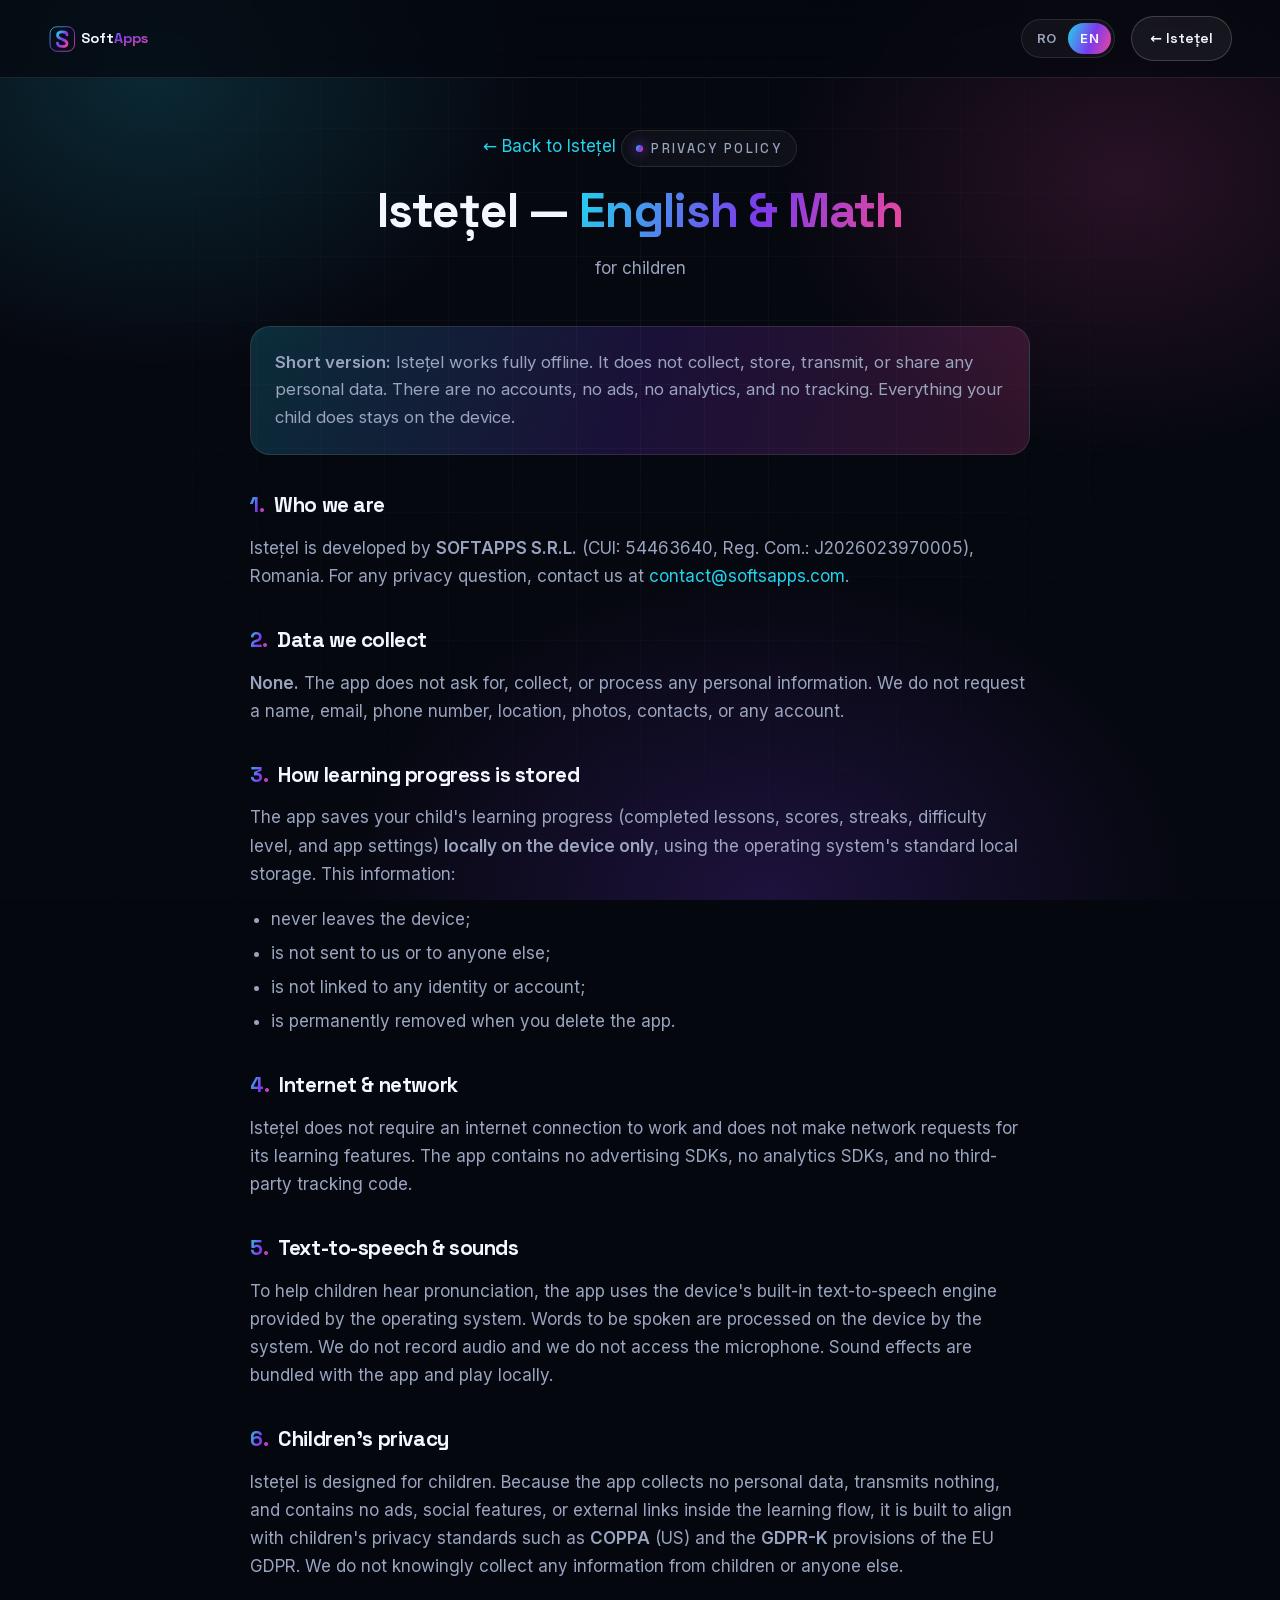
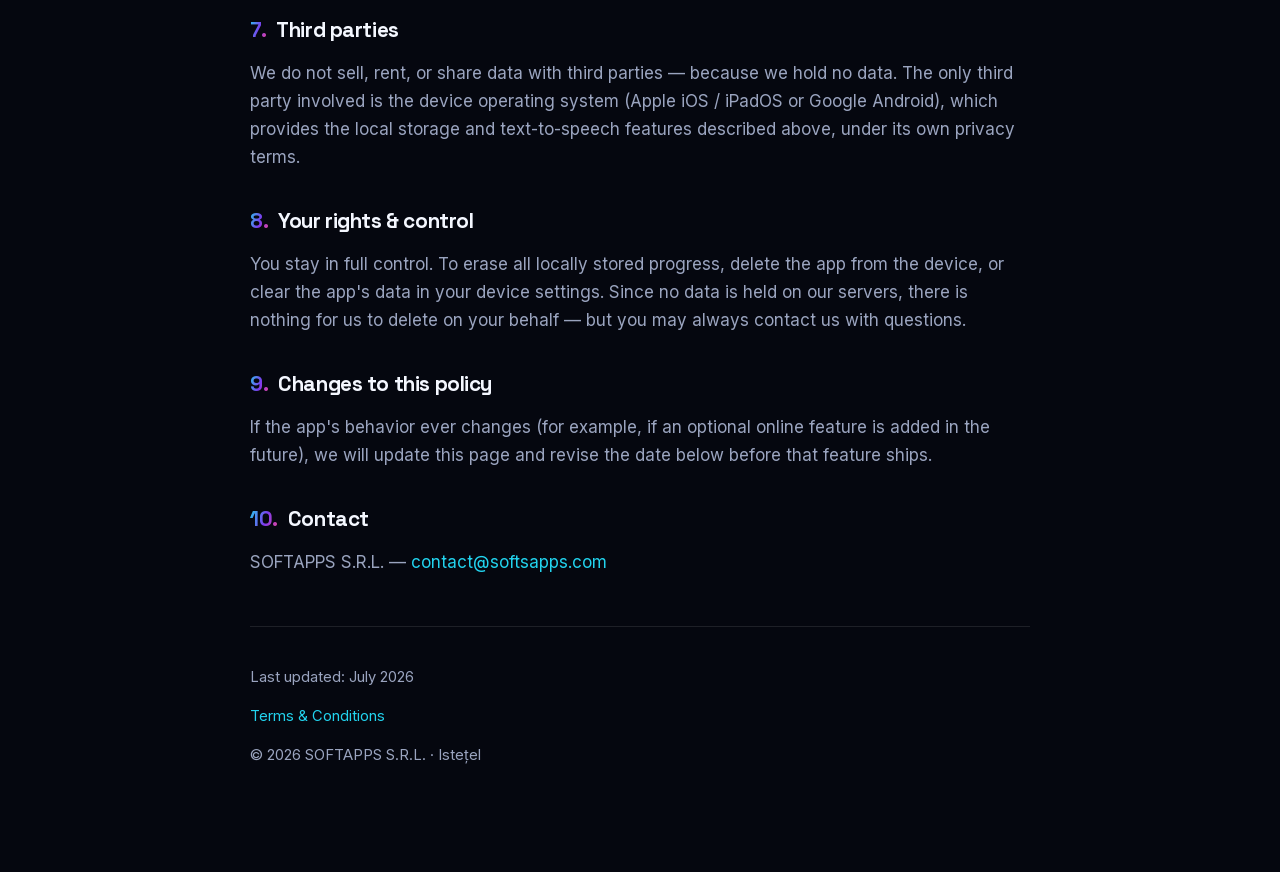
<file: istetel/privacy-policy.html>
<!DOCTYPE html>
<html lang="ro">
<head>
  <meta charset="UTF-8">
  <meta name="viewport" content="width=device-width, initial-scale=1.0">
  <title data-i18n="pp_meta_title">Politica de confidențialitate — Istețel | SoftApps</title>
  <meta name="description" data-i18n-content="pp_meta_desc" content="Politica de confidențialitate pentru Istețel, aplicație offline de engleză și matematică pentru copii. Nu colectează date, fără conturi și fără reclame.">
  <meta name="theme-color" content="#05070f">
  <meta property="og:type" content="website">
  <meta property="og:title" content="Politica de confidențialitate — Istețel">
  <meta property="og:description" content="Istețel funcționează complet offline. Nu colectează date, fără conturi, fără reclame, fără urmărire.">
  <meta property="og:url" content="https://softsapps.com/istetel/privacy-policy.html">
  <meta property="og:image" content="https://softsapps.com/assets/istetel/og-image.png">
  <meta property="og:image:width" content="1200">
  <meta property="og:image:height" content="630">

  <link rel="icon" href="/favicon.svg" type="image/svg+xml">
  <link rel="canonical" href="https://softsapps.com/istetel/privacy-policy.html">

  <link rel="preload" href="/assets/fonts/space-grotesk-latin.woff2" as="font" type="font/woff2" crossorigin>
  <link rel="preload" href="/assets/fonts/inter-latin.woff2" as="font" type="font/woff2" crossorigin>
  <link rel="stylesheet" href="/assets/fonts/fonts.css">

  <link rel="stylesheet" href="/css/style.css">
  <style>
    .doc { max-width: 780px; margin-inline: auto; padding: 130px 0 90px; }
    .doc-head { text-align: center; margin-bottom: 44px; }
    .doc-head h1 { font-size: clamp(2rem, 5vw, 3rem); margin: 18px 0 10px; }
    .doc-head .sub { color: var(--text-dim); }
    .tldr {
      border: 1px solid var(--border); border-radius: var(--r-md);
      background: var(--grad-soft); padding: 22px 24px; margin: 0 0 40px;
      font-size: 1.05rem;
    }
    .doc h2 { font-size: 1.3rem; margin: 40px 0 12px; }
    .doc h2 .num { color: transparent; background: var(--grad); -webkit-background-clip: text; background-clip: text; margin-right: 10px; }
    .doc p, .doc li { color: var(--text-dim); }
    .doc a { color: var(--cyan); }
    .doc ul { padding-left: 1.3rem; }
    .doc li { margin-bottom: 6px; }
    .doc-foot { margin-top: 50px; padding-top: 24px; border-top: 1px solid var(--border); color: var(--text-faint); font-size: .92rem; }
    .back-link { display: inline-flex; align-items: center; gap: 8px; color: var(--text-dim); margin-bottom: 8px; }
    .header-right .btn { white-space: nowrap; }
    @media (max-width: 560px) {
      .site-header { padding: 12px 16px; }
      .header-right { gap: 10px; }
    }
  </style>
</head>
<body>
  <div class="bg-mesh"></div>
  <div class="bg-grid"></div>
  <div class="bg-noise"></div>

  <header class="site-header scrolled" id="header">
    <a class="brand" href="/" aria-label="SoftApps">
      <svg viewBox="0 0 380 100" height="34" aria-hidden="true">
        <defs>
          <linearGradient id="lg" x1="0" y1="0" x2="1" y2="1">
            <stop offset="0" stop-color="#22d3ee"/><stop offset=".5" stop-color="#7c3aed"/><stop offset="1" stop-color="#ec4899"/>
          </linearGradient>
        </defs>
        <rect x="6" y="14" width="72" height="72" rx="20" fill="#0a0e1a"/>
        <rect x="6" y="14" width="72" height="72" rx="20" fill="none" stroke="url(#lg)" stroke-width="2.5"/>
        <path d="M56 38 C56 31 49 29 42 29 C34 29 28 32 28 39 C28 47 37 49 42 51 C47 53 56 55 56 63 C56 70 48 72 42 72 C35 72 28 70 28 62" fill="none" stroke="url(#lg)" stroke-width="8" stroke-linecap="round"/>
        <text x="96" y="62" font-family="'Space Grotesk',sans-serif" font-size="42" font-weight="700" fill="#f4f7ff">Soft<tspan fill="url(#lg)">Apps</tspan></text>
      </svg>
    </a>
    <div class="header-right">
      <div class="lang-switch" role="group" data-i18n-aria="lang_aria" aria-label="Limbă">
        <button data-lang="ro" type="button">RO</button>
        <button data-lang="en" type="button">EN</button>
      </div>
      <a class="btn btn-sm" href="/istetel/">← Istețel</a>
    </div>
  </header>

  <main class="wrap doc">
    <div class="doc-head">
      <a class="back-link" href="/istetel/" data-i18n="pp_back">← Înapoi la Istețel</a>
      <span class="eyebrow" data-i18n="pp_eyebrow">Politica de confidențialitate</span>
      <h1 data-i18n-html="pp_title_html">Istețel — <span class="grad">engleză și matematică</span></h1>
      <p class="sub" data-i18n="pp_sub">pentru copii</p>
    </div>

    <p class="tldr" data-i18n-html="pp_tldr_html"><strong>Pe scurt:</strong> aplicația Istețel funcționează complet offline. Nu colectează, nu stochează, nu transmite și nu partajează date personale. Nu există conturi, reclame, statistici de utilizare sau urmărire. Tot ce face copilul tău rămâne pe dispozitiv.</p>

    <h2><span class="num">1.</span><span data-i18n="pp_h1">Cine suntem</span></h2>
    <p data-i18n-html="pp_p1_html">Aplicația Istețel este dezvoltată de <strong>SOFTAPPS S.R.L.</strong> (CUI: 54463640, Reg. Com.: J2026023970005), România. Pentru orice întrebare despre confidențialitate, scrie-ne la <a href="mailto:contact@softsapps.com">contact@softsapps.com</a>.</p>

    <h2><span class="num">2.</span><span data-i18n="pp_h2">Ce date colectăm</span></h2>
    <p data-i18n-html="pp_p2_html"><strong>Niciuna.</strong> Aplicația nu cere, nu colectează și nu prelucrează date personale. Nu cerem nume, email, număr de telefon, locație, fotografii, contacte sau vreun cont.</p>

    <h2><span class="num">3.</span><span data-i18n="pp_h3">Cum se salvează progresul</span></h2>
    <p data-i18n-html="pp_p3_html">Aplicația salvează progresul copilului tău (lecții terminate, scoruri, zile la rând, nivel de dificultate și setările aplicației) <strong>doar local, pe dispozitiv</strong>, prin spațiul de stocare standard al sistemului de operare. Aceste informații:</p>
    <ul>
      <li data-i18n="pp_li1">nu părăsesc niciodată dispozitivul;</li>
      <li data-i18n="pp_li2">nu sunt trimise nici nouă, nici altcuiva;</li>
      <li data-i18n="pp_li3">nu sunt legate de o identitate sau de un cont;</li>
      <li data-i18n="pp_li4">sunt șterse definitiv când ștergi aplicația.</li>
    </ul>

    <h2><span class="num">4.</span><span data-i18n="pp_h4">Internet și rețea</span></h2>
    <p data-i18n="pp_p4">Istețel nu are nevoie de internet ca să funcționeze și nu face cereri în rețea pentru funcțiile de învățare. Aplicația nu conține SDK-uri de publicitate, SDK-uri de analiză sau cod de urmărire de la terți.</p>

    <h2><span class="num">5.</span><span data-i18n="pp_h5">Sinteză vocală și sunete</span></h2>
    <p data-i18n="pp_p5">Pentru ca copiii să audă pronunția, aplicația folosește sinteza vocală (text-to-speech) integrată în sistemul de operare al dispozitivului. Cuvintele de rostit sunt procesate de sistem, pe dispozitiv. Nu înregistrăm audio și nu accesăm microfonul. Efectele sonore sunt incluse în aplicație și se redau local.</p>

    <h2><span class="num">6.</span><span data-i18n="pp_h6">Confidențialitatea copiilor</span></h2>
    <p data-i18n-html="pp_p6_html">Aplicația Istețel este făcută pentru copii. Pentru că nu colectează date personale, nu transmite nimic și nu conține reclame, funcții sociale sau linkuri externe în fluxul de învățare, este gândită să respecte standardele de confidențialitate pentru copii, precum <strong>COPPA</strong> (SUA) și prevederile <strong>GDPR-K</strong> din GDPR-ul UE. Nu colectăm cu bună știință informații de la copii sau de la altcineva.</p>

    <h2><span class="num">7.</span><span data-i18n="pp_h7">Terți</span></h2>
    <p data-i18n="pp_p7">Nu vindem, nu închiriem și nu partajăm date cu terți — pentru că nu deținem date. Singurul terț implicat este sistemul de operare al dispozitivului (Apple iOS / iPadOS sau Google Android), care oferă stocarea locală și sinteza vocală descrise mai sus, conform propriilor termeni de confidențialitate.</p>

    <h2><span class="num">8.</span><span data-i18n="pp_h8">Drepturile tale și controlul</span></h2>
    <p data-i18n="pp_p8">Ai control deplin. Ca să ștergi tot progresul salvat local, șterge aplicația de pe dispozitiv sau golește datele aplicației din setările dispozitivului. Pentru că nu păstrăm date pe servere proprii, nu avem ce să ștergem în numele tău — dar ne poți scrie oricând dacă ai întrebări.</p>

    <h2><span class="num">9.</span><span data-i18n="pp_h9">Modificări ale acestei politici</span></h2>
    <p data-i18n="pp_p9">Dacă modul de funcționare al aplicației se schimbă (de exemplu, dacă se adaugă pe viitor o funcție online opțională), actualizăm această pagină și data de mai jos înainte de lansarea funcției.</p>

    <h2><span class="num">10.</span><span data-i18n="pp_h10">Contact</span></h2>
    <p>SOFTAPPS S.R.L. — <a href="mailto:contact@softsapps.com">contact@softsapps.com</a></p>

    <div class="doc-foot">
      <p data-i18n="pp_updated">Ultima actualizare: iulie 2026</p>
      <p><a href="/istetel/terms.html" data-i18n="ist_terms">Termeni și condiții</a></p>
      <p>© 2026 SOFTAPPS S.R.L. · Istețel</p>
    </div>
  </main>
  <script defer src="/js/i18n.js"></script>
</body>
</html>
</file>
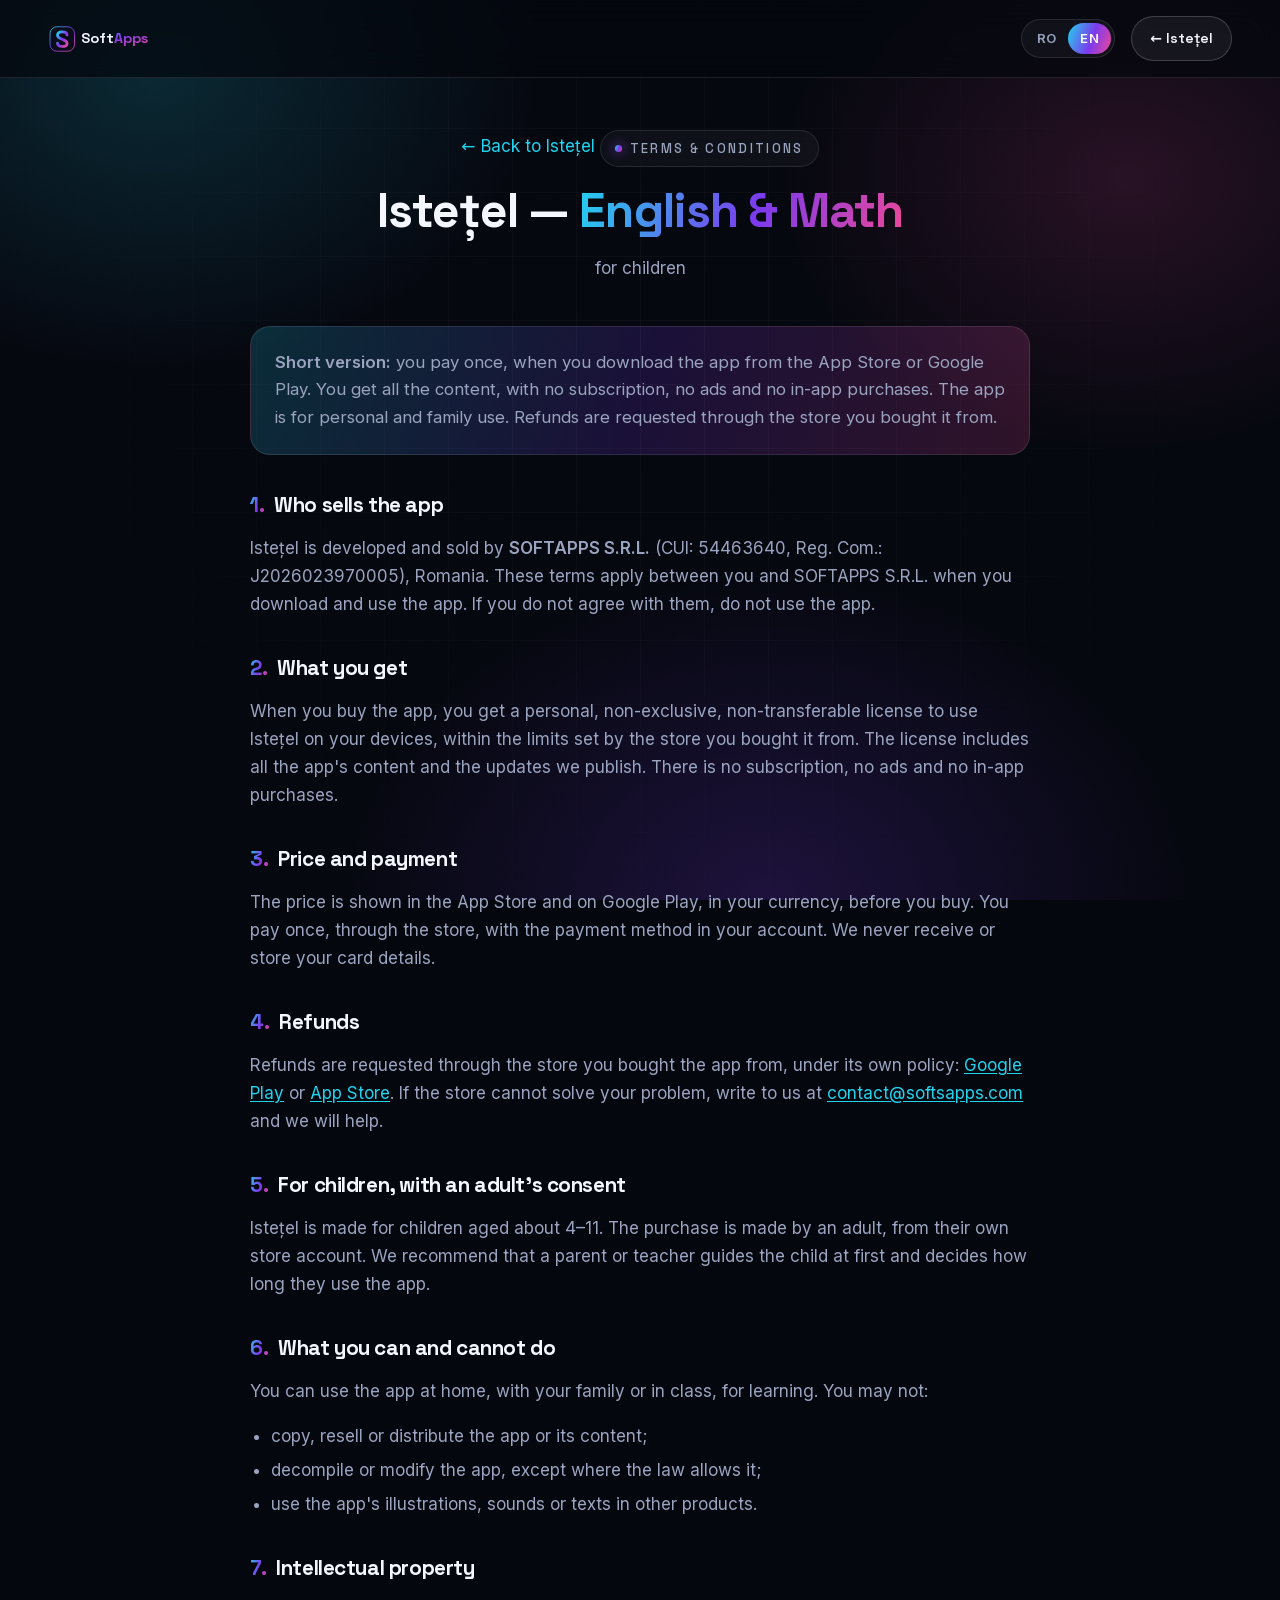
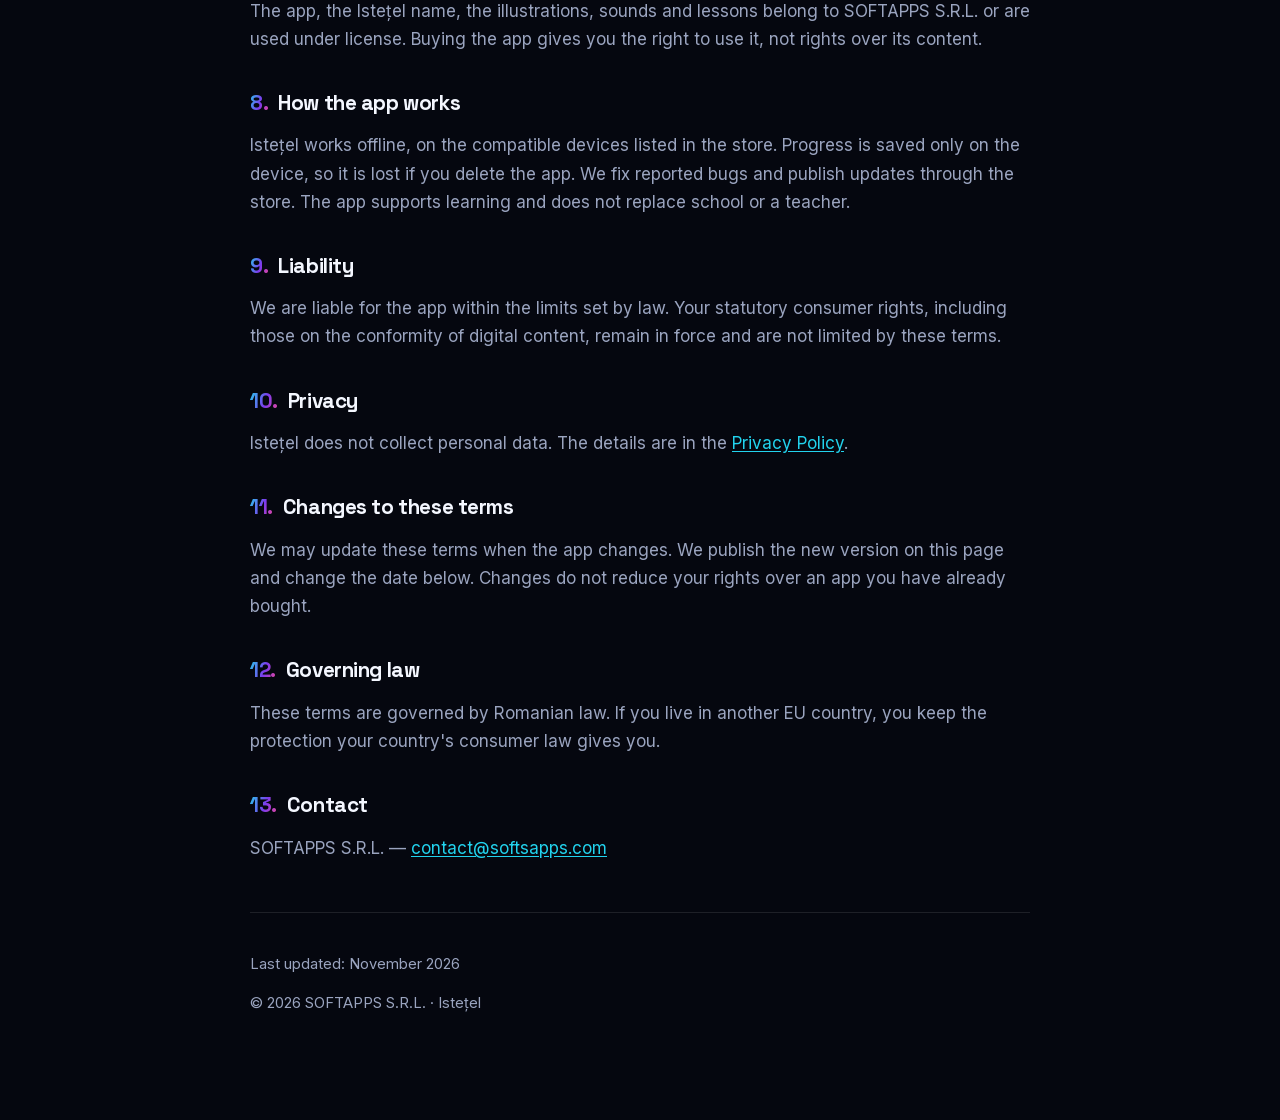
<file: istetel/terms.html>
<!DOCTYPE html>
<html lang="ro">
<head>
  <meta charset="UTF-8">
  <meta name="viewport" content="width=device-width, initial-scale=1.0">
  <title data-i18n="tc_meta_title">Termeni și condiții — Istețel | SoftApps</title>
  <meta name="description" data-i18n-content="tc_meta_desc" content="Termenii și condițiile pentru Istețel, aplicația de engleză și matematică pentru copii: cine o vinde, ce primești la cumpărare, rambursări și utilizare.">
  <meta name="theme-color" content="#05070f">
  <meta property="og:type" content="website">
  <meta property="og:title" content="Termeni și condiții — Istețel">
  <meta property="og:description" content="O singură plată la descărcare, fără abonament, reclame sau cumpărături în aplicație. Termenii de utilizare pentru Istețel.">
  <meta property="og:url" content="https://softsapps.com/istetel/terms.html">
  <meta property="og:image" content="https://softsapps.com/assets/istetel/og-image.png">
  <meta property="og:image:width" content="1200">
  <meta property="og:image:height" content="630">

  <link rel="icon" href="/favicon.svg" type="image/svg+xml">
  <link rel="canonical" href="https://softsapps.com/istetel/terms.html">

  <link rel="preload" href="/assets/fonts/space-grotesk-latin.woff2" as="font" type="font/woff2" crossorigin>
  <link rel="preload" href="/assets/fonts/inter-latin.woff2" as="font" type="font/woff2" crossorigin>
  <link rel="stylesheet" href="/assets/fonts/fonts.css">

  <link rel="stylesheet" href="/css/style.css">
  <style>
    .doc { max-width: 780px; margin-inline: auto; padding: 130px 0 90px; }
    .doc-head { text-align: center; margin-bottom: 44px; }
    .doc-head h1 { font-size: clamp(2rem, 5vw, 3rem); margin: 18px 0 10px; }
    .doc-head .sub { color: var(--text-dim); }
    .tldr {
      border: 1px solid var(--border); border-radius: var(--r-md);
      background: var(--grad-soft); padding: 22px 24px; margin: 0 0 40px;
      font-size: 1.05rem;
    }
    .doc h2 { font-size: 1.3rem; margin: 40px 0 12px; }
    .doc h2 .num { color: transparent; background: var(--grad); -webkit-background-clip: text; background-clip: text; margin-right: 10px; }
    .doc p, .doc li { color: var(--text-dim); }
    .doc a { color: var(--cyan); }
    .doc p a, .doc li a { text-decoration: underline; text-underline-offset: 2px; }
    .doc ul { padding-left: 1.3rem; }
    .doc li { margin-bottom: 6px; }
    .doc-foot { margin-top: 50px; padding-top: 24px; border-top: 1px solid var(--border); color: var(--text-faint); font-size: .92rem; }
    .back-link { display: inline-flex; align-items: center; gap: 8px; color: var(--text-dim); margin-bottom: 8px; }
    .header-right .btn { white-space: nowrap; }
    @media (max-width: 560px) {
      .site-header { padding: 12px 16px; }
      .header-right { gap: 10px; }
    }
  </style>
</head>
<body>
  <div class="bg-mesh"></div>
  <div class="bg-grid"></div>
  <div class="bg-noise"></div>

  <header class="site-header scrolled" id="header">
    <a class="brand" href="/" aria-label="SoftApps">
      <svg viewBox="0 0 380 100" height="34" aria-hidden="true">
        <defs>
          <linearGradient id="lg" x1="0" y1="0" x2="1" y2="1">
            <stop offset="0" stop-color="#22d3ee"/><stop offset=".5" stop-color="#7c3aed"/><stop offset="1" stop-color="#ec4899"/>
          </linearGradient>
        </defs>
        <rect x="6" y="14" width="72" height="72" rx="20" fill="#0a0e1a"/>
        <rect x="6" y="14" width="72" height="72" rx="20" fill="none" stroke="url(#lg)" stroke-width="2.5"/>
        <path d="M56 38 C56 31 49 29 42 29 C34 29 28 32 28 39 C28 47 37 49 42 51 C47 53 56 55 56 63 C56 70 48 72 42 72 C35 72 28 70 28 62" fill="none" stroke="url(#lg)" stroke-width="8" stroke-linecap="round"/>
        <text x="96" y="62" font-family="'Space Grotesk',sans-serif" font-size="42" font-weight="700" fill="#f4f7ff">Soft<tspan fill="url(#lg)">Apps</tspan></text>
      </svg>
    </a>
    <div class="header-right">
      <div class="lang-switch" role="group" data-i18n-aria="lang_aria" aria-label="Limbă">
        <button data-lang="ro" type="button">RO</button>
        <button data-lang="en" type="button">EN</button>
      </div>
      <a class="btn btn-sm" href="/istetel/">← Istețel</a>
    </div>
  </header>

  <main class="wrap doc">
    <div class="doc-head">
      <a class="back-link" href="/istetel/" data-i18n="pp_back">← Înapoi la Istețel</a>
      <span class="eyebrow" data-i18n="tc_eyebrow">Termeni și condiții</span>
      <h1 data-i18n-html="pp_title_html">Istețel — <span class="grad">engleză și matematică</span></h1>
      <p class="sub" data-i18n="pp_sub">pentru copii</p>
    </div>

    <p class="tldr" data-i18n-html="tc_tldr_html"><strong>Pe scurt:</strong> plătești o singură dată, la descărcare, prin App Store sau Google Play. Primești tot conținutul, fără abonament, reclame sau cumpărături în aplicație. Aplicația e pentru uz personal și de familie. Rambursările se cer prin magazinul de unde ai cumpărat.</p>

    <h2><span class="num">1.</span><span data-i18n="tc_h1">Cine vinde aplicația</span></h2>
    <p data-i18n-html="tc_p1_html">Istețel este dezvoltată și vândută de <strong>SOFTAPPS S.R.L.</strong> (CUI: 54463640, Reg. Com.: J2026023970005), România. Acești termeni se aplică între tine și SOFTAPPS S.R.L. când descarci și folosești aplicația. Dacă nu ești de acord cu ei, nu folosi aplicația.</p>

    <h2><span class="num">2.</span><span data-i18n="tc_h2">Ce primești</span></h2>
    <p data-i18n="tc_p2">La cumpărare primești o licență personală, neexclusivă și netransferabilă de a folosi Istețel pe dispozitivele tale, în limitele permise de magazinul de unde ai cumpărat. Licența include tot conținutul aplicației și actualizările pe care le publicăm. Nu există abonament, reclame sau cumpărături în aplicație.</p>

    <h2><span class="num">3.</span><span data-i18n="tc_h3">Preț și plată</span></h2>
    <p data-i18n="tc_p3">Prețul se afișează în App Store și în Google Play, în moneda ta, înainte de cumpărare. Plata se face o singură dată, prin magazin, cu metoda de plată din contul tău. Nu primim și nu păstrăm datele cardului tău.</p>

    <h2><span class="num">4.</span><span data-i18n="tc_h4">Rambursări</span></h2>
    <p data-i18n-html="tc_p4_html">Rambursările se cer prin magazinul de unde ai cumpărat, conform politicii acestuia: <a href="https://support.google.com/googleplay/answer/2479637" rel="noopener">Google Play</a> sau <a href="https://reportaproblem.apple.com" rel="noopener">App Store</a>. Dacă ai o problemă pe care magazinul nu o rezolvă, scrie-ne la <a href="mailto:contact@softsapps.com">contact@softsapps.com</a> și te ajutăm.</p>

    <h2><span class="num">5.</span><span data-i18n="tc_h5">Pentru copii, cu acordul unui adult</span></h2>
    <p data-i18n="tc_p5">Istețel e făcută pentru copii de aproximativ 4–11 ani. Cumpărarea se face de un adult, din contul lui de magazin. Recomandăm ca un părinte sau un profesor să însoțească copilul la început și să stabilească cât timp folosește aplicația.</p>

    <h2><span class="num">6.</span><span data-i18n="tc_h6">Ce poți și ce nu poți face</span></h2>
    <p data-i18n="tc_p6">Poți folosi aplicația acasă, în familie sau la clasă, pentru învățare. Nu ai voie:</p>
    <ul>
      <li data-i18n="tc_li1">să copiezi, să revinzi sau să distribui aplicația ori conținutul ei;</li>
      <li data-i18n="tc_li2">să decompilezi sau să modifici aplicația, cu excepția cazurilor permise de lege;</li>
      <li data-i18n="tc_li3">să folosești ilustrațiile, sunetele sau textele aplicației în alte produse.</li>
    </ul>

    <h2><span class="num">7.</span><span data-i18n="tc_h7">Proprietate intelectuală</span></h2>
    <p data-i18n="tc_p7">Aplicația, numele Istețel, ilustrațiile, sunetele și lecțiile aparțin SOFTAPPS S.R.L. sau sunt folosite cu licență. Cumpărarea îți dă dreptul de a folosi aplicația, nu drepturi asupra conținutului ei.</p>

    <h2><span class="num">8.</span><span data-i18n="tc_h8">Cum funcționează aplicația</span></h2>
    <p data-i18n="tc_p8">Istețel funcționează offline, pe dispozitivele compatibile afișate în magazin. Progresul se salvează doar pe dispozitiv, deci se pierde dacă ștergi aplicația. Repărăm erorile raportate și publicăm actualizări prin magazin. Aplicația e un sprijin pentru învățare și nu înlocuiește școala sau profesorul.</p>

    <h2><span class="num">9.</span><span data-i18n="tc_h9">Răspundere</span></h2>
    <p data-i18n="tc_p9">Răspundem pentru aplicație în limitele prevăzute de lege. Drepturile tale legale de consumator, inclusiv cele privind conformitatea conținutului digital, rămân valabile și nu sunt limitate de acești termeni.</p>

    <h2><span class="num">10.</span><span data-i18n="tc_h10">Confidențialitate</span></h2>
    <p data-i18n-html="tc_p10_html">Istețel nu colectează date personale. Detaliile sunt în <a href="/istetel/privacy-policy.html">Politica de confidențialitate</a>.</p>

    <h2><span class="num">11.</span><span data-i18n="tc_h11">Modificări ale termenilor</span></h2>
    <p data-i18n="tc_p11">Putem actualiza acești termeni când aplicația se schimbă. Publicăm versiunea nouă pe această pagină și schimbăm data de mai jos. Modificările nu îți reduc drepturile pentru o aplicație deja cumpărată.</p>

    <h2><span class="num">12.</span><span data-i18n="tc_h12">Legea aplicabilă</span></h2>
    <p data-i18n="tc_p12">Acești termeni sunt guvernați de legea română. Dacă locuiești în altă țară din UE, păstrezi protecția pe care ți-o dă legea consumatorului din țara ta.</p>

    <h2><span class="num">13.</span><span data-i18n="pp_h10">Contact</span></h2>
    <p>SOFTAPPS S.R.L. — <a href="mailto:contact@softsapps.com">contact@softsapps.com</a></p>

    <div class="doc-foot">
      <p data-i18n="tc_updated">Ultima actualizare: noiembrie 2026</p>
      <p>© 2026 SOFTAPPS S.R.L. · Istețel</p>
    </div>
  </main>
  <script defer src="/js/i18n.js"></script>
</body>
</html>
</file>
<file: assets/fonts/fonts.css>
/* Self-hosted fonts. Variable files — one per subset, weight axis covers the
   range we use. Served from our own origin, so no third-party request. */

@font-face {
  font-family: "Inter";
  font-style: normal;
  font-weight: 400 600;
  font-display: swap;
  src: url("/assets/fonts/inter-latin-ext.woff2") format("woff2");
  unicode-range: U+0100-02BA, U+02BD-02C5, U+02C7-02CC, U+02CE-02D7,
    U+02DD-02FF, U+0304, U+0308, U+0329, U+1D00-1DBF, U+1E00-1E9F,
    U+1EF2-1EFF, U+2020, U+20A0-20AB, U+20AD-20C0, U+2113, U+2C60-2C7F,
    U+A720-A7FF;
}
@font-face {
  font-family: "Inter";
  font-style: normal;
  font-weight: 400 600;
  font-display: swap;
  src: url("/assets/fonts/inter-latin.woff2") format("woff2");
  unicode-range: U+0000-00FF, U+0131, U+0152-0153, U+02BB-02BC, U+02C6,
    U+02DA, U+02DC, U+0304, U+0308, U+0329, U+2000-206F, U+20AC, U+2122,
    U+2191, U+2193, U+2212, U+2215, U+FEFF, U+FFFD;
}

@font-face {
  font-family: "Space Grotesk";
  font-style: normal;
  font-weight: 500 700;
  font-display: swap;
  src: url("/assets/fonts/space-grotesk-latin-ext.woff2") format("woff2");
  unicode-range: U+0100-02BA, U+02BD-02C5, U+02C7-02CC, U+02CE-02D7,
    U+02DD-02FF, U+0304, U+0308, U+0329, U+1D00-1DBF, U+1E00-1E9F,
    U+1EF2-1EFF, U+2020, U+20A0-20AB, U+20AD-20C0, U+2113, U+2C60-2C7F,
    U+A720-A7FF;
}
@font-face {
  font-family: "Space Grotesk";
  font-style: normal;
  font-weight: 500 700;
  font-display: swap;
  src: url("/assets/fonts/space-grotesk-latin.woff2") format("woff2");
  unicode-range: U+0000-00FF, U+0131, U+0152-0153, U+02BB-02BC, U+02C6,
    U+02DA, U+02DC, U+0304, U+0308, U+0329, U+2000-206F, U+20AC, U+2122,
    U+2191, U+2193, U+2212, U+2215, U+FEFF, U+FFFD;
}
</file>
<file: css/style.css>
/**
 * =========================================================
 *    SoftApps — futuristic dark theme
 *    =========================================================
 *
 * @format
 */

:root {
  --bg: #05070f;
  --bg-2: #0a0e1a;
  --surface: rgba(255, 255, 255, 0.04);
  --surface-2: rgba(255, 255, 255, 0.06);
  --border: rgba(255, 255, 255, 0.1);
  --border-strong: rgba(255, 255, 255, 0.18);
  --text: #f4f7ff;
  --text-dim: #9aa4bf;
  --text-faint: #7d86a1;

  --cyan: #22d3ee;
  --violet: #7c3aed;
  --magenta: #ec4899;
  --grad: linear-gradient(
    110deg,
    var(--cyan),
    var(--violet) 55%,
    var(--magenta)
  );
  --grad-soft: linear-gradient(
    110deg,
    rgba(34, 211, 238, 0.18),
    rgba(124, 58, 237, 0.18),
    rgba(236, 72, 153, 0.18)
  );

  --maxw: 1180px;
  --r-sm: 12px;
  --r-md: 20px;
  --r-lg: 30px;
  --ease: cubic-bezier(0.16, 1, 0.3, 1);

  --font-display: "Space Grotesk", system-ui, -apple-system, sans-serif;
  --font-body: "Inter", system-ui, -apple-system, sans-serif;
}

* {
  box-sizing: border-box;
}

html {
  -webkit-text-size-adjust: 100%;
}

body {
  margin: 0;
  background: var(--bg);
  color: var(--text);
  font-family: var(--font-body);
  font-size: 17px;
  line-height: 1.65;
  -webkit-font-smoothing: antialiased;
  overflow-x: hidden;
}

/* Lenis smooth scroll */
html.lenis,
html.lenis body {
  height: auto;
}
.lenis.lenis-smooth {
  scroll-behavior: auto !important;
}
.lenis.lenis-stopped {
  overflow: hidden;
}

a {
  color: inherit;
  text-decoration: none;
}
img,
svg {
  display: block;
  max-width: 100%;
}
button {
  font: inherit;
  cursor: pointer;
}

/* ---------- background mesh ---------- */
.bg-mesh {
  position: fixed;
  inset: 0;
  z-index: -2;
  background:
    radial-gradient(
      50% 55% at 12% 8%,
      rgba(34, 211, 238, 0.16),
      transparent 60%
    ),
    radial-gradient(
      45% 50% at 88% 20%,
      rgba(236, 72, 153, 0.15),
      transparent 60%
    ),
    radial-gradient(
      55% 60% at 60% 100%,
      rgba(124, 58, 237, 0.2),
      transparent 60%
    ),
    var(--bg);
  animation: meshDrift 24s ease-in-out infinite alternate;
}
@keyframes meshDrift {
  from {
    transform: translate3d(-2%, -1%, 0) scale(1.05);
  }
  to {
    transform: translate3d(2%, 2%, 0) scale(1.12);
  }
}
.bg-grid {
  position: fixed;
  inset: 0;
  z-index: -2;
  background-image:
    linear-gradient(rgba(255, 255, 255, 0.035) 1px, transparent 1px),
    linear-gradient(90deg, rgba(255, 255, 255, 0.035) 1px, transparent 1px);
  background-size: 64px 64px;
  mask-image: radial-gradient(circle at 50% 40%, #000 0%, transparent 78%);
  -webkit-mask-image: radial-gradient(
    circle at 50% 40%,
    #000 0%,
    transparent 78%
  );
}
.bg-noise {
  position: fixed;
  inset: 0;
  z-index: -1;
  pointer-events: none;
  opacity: 0.5;
  background-image: url("data:image/svg+xml,%3Csvg xmlns='http://www.w3.org/2000/svg' width='120' height='120'%3E%3Cfilter id='n'%3E%3CfeTurbulence type='fractalNoise' baseFrequency='0.9' numOctaves='2'/%3E%3C/filter%3E%3Crect width='100%25' height='100%25' filter='url(%23n)' opacity='0.03'/%3E%3C/svg%3E");
}

/* ---------- custom cursor ---------- */
.cursor-glow {
  position: fixed;
  top: 0;
  left: 0;
  width: 380px;
  height: 380px;
  border-radius: 50%;
  pointer-events: none;
  z-index: 0;
  transform: translate(-50%, -50%);
  background: radial-gradient(
    circle,
    rgba(124, 58, 237, 0.18),
    transparent 62%
  );
  transition: opacity 0.4s;
  will-change: transform;
}

/* ---------- layout ---------- */
.wrap {
  width: min(var(--maxw), 92vw);
  margin-inline: auto;
}
section {
  position: relative;
  padding: clamp(80px, 12vw, 160px) 0;
}

.eyebrow {
  display: inline-flex;
  align-items: center;
  gap: 8px;
  font-family: var(--font-display);
  font-size: 13px;
  letter-spacing: 0.18em;
  text-transform: uppercase;
  color: var(--text-dim);
  padding: 7px 14px;
  border: 1px solid var(--border);
  border-radius: 100px;
  background: var(--surface);
  backdrop-filter: blur(8px);
}
.eyebrow::before {
  content: "";
  width: 7px;
  height: 7px;
  border-radius: 50%;
  background: var(--grad);
  box-shadow: 0 0 12px var(--violet);
}

h1,
h2,
h3 {
  font-family: var(--font-display);
  font-weight: 700;
  line-height: 1.05;
  margin: 0;
  letter-spacing: -0.02em;
}
.grad {
  background: var(--grad);
  -webkit-background-clip: text;
  background-clip: text;
  color: transparent;
}
.section-head {
  max-width: 720px;
  margin-bottom: clamp(40px, 6vw, 72px);
}
.section-head h2 {
  font-size: clamp(2rem, 5vw, 3.4rem);
  margin: 20px 0 16px;
}
.section-head p {
  color: var(--text-dim);
  font-size: 1.1rem;
  margin: 0;
}

/* ---------- scroll progress ---------- */
.scroll-progress {
  position: fixed;
  top: 0;
  left: 0;
  width: 100%;
  height: 3px;
  z-index: 60;
  background: var(--grad);
  transform-origin: 0 50%;
  transform: scaleX(0);
  pointer-events: none;
}

/* ---------- header ---------- */
.site-header {
  position: fixed;
  top: 0;
  left: 0;
  right: 0;
  z-index: 50;
  display: flex;
  align-items: center;
  justify-content: space-between;
  gap: 20px;
  padding: 16px clamp(20px, 4vw, 48px);
  transition:
    background 0.4s,
    backdrop-filter 0.4s,
    border-color 0.4s;
  border-bottom: 1px solid transparent;
}
.site-header.scrolled {
  background: rgba(5, 7, 15, 0.72);
  backdrop-filter: blur(16px);
  border-bottom-color: var(--border);
}
.brand {
  display: flex;
  align-items: center;
  gap: 12px;
}
.brand svg {
  height: 34px;
  width: auto;
}
.nav-links {
  display: flex;
  align-items: center;
  gap: 30px;
}
.nav-links a {
  color: var(--text-dim);
  font-size: 0.95rem;
  transition: color 0.2s;
}
.nav-links a:hover {
  color: var(--text);
}
.header-right {
  display: flex;
  align-items: center;
  gap: 16px;
}

.lang-switch {
  display: inline-flex;
  border: 1px solid var(--border);
  border-radius: 100px;
  padding: 3px;
  background: var(--surface);
}
.lang-switch button {
  border: 0;
  background: transparent;
  color: var(--text-dim);
  font-size: 0.82rem;
  font-weight: 600;
  letter-spacing: 0.03em;
  padding: 5px 12px;
  border-radius: 100px;
  transition:
    color 0.2s,
    background 0.3s;
}
.lang-switch button.is-active {
  color: #fff;
  background: var(--grad);
}

.btn {
  display: inline-flex;
  align-items: center;
  justify-content: center;
  gap: 9px;
  font-family: var(--font-display);
  font-weight: 600;
  font-size: 0.95rem;
  padding: 13px 24px;
  border-radius: 100px;
  border: 1px solid var(--border-strong);
  color: var(--text);
  background: var(--surface-2);
  transition:
    transform 0.25s var(--ease),
    border-color 0.25s,
    background 0.25s;
}
.btn:hover {
  transform: translateY(-2px);
  border-color: var(--border-strong);
  background: var(--surface);
}
.btn-primary {
  border: 0;
  color: #fff;
  background: var(--grad);
  box-shadow: 0 10px 40px -12px rgba(124, 58, 237, 0.7);
}
.btn-primary:hover {
  box-shadow: 0 16px 50px -12px rgba(124, 58, 237, 0.9);
}
.btn-sm {
  padding: 10px 18px;
  font-size: 0.88rem;
}

.menu-toggle {
  display: none;
  background: none;
  border: 0;
  color: var(--text);
  /* 26px icon centred in a 44px box — the icon is the only nav on mobile, so
     it gets a full-size tap target. */
  width: 44px;
  height: 44px;
  padding: 0;
  place-items: center;
}

/* ---------- hero ---------- */
.hero {
  min-height: 100svh;
  display: flex;
  flex-direction: column;
  justify-content: center;
  padding-top: 120px;
  overflow: hidden;
}
#hero-canvas {
  position: absolute;
  inset: 0;
  z-index: -1;
  width: 100%;
  height: 100%;
}
.hero-inner {
  position: relative;
  z-index: 1;
}
.hero h1 {
  font-size: clamp(2.6rem, 8vw, 6rem);
  max-width: 15ch;
  margin: 26px 0 24px;
}
.hero-sub {
  font-size: clamp(1.05rem, 2vw, 1.35rem);
  color: var(--text-dim);
  max-width: 54ch;
  margin: 0 0 38px;
}
.hero-actions {
  display: flex;
  flex-wrap: wrap;
  gap: 14px;
}
.hero-scroll {
  position: absolute;
  /* clears the critter strip (96px) so the cue stays readable */
  bottom: 106px;
  left: 50%;
  transform: translateX(-50%);
  display: flex;
  flex-direction: column;
  align-items: center;
  gap: 8px;
  color: var(--text-faint);
  font-size: 0.75rem;
  letter-spacing: 0.2em;
  text-transform: uppercase;
}
.hero-scroll .line {
  width: 1px;
  height: 42px;
  background: linear-gradient(var(--violet), transparent);
  animation: scrollLine 2s ease-in-out infinite;
}
@keyframes scrollLine {
  0%,
  100% {
    opacity: 0.3;
    transform: scaleY(0.6);
  }
  50% {
    opacity: 1;
    transform: scaleY(1);
  }
}

/* reveal words (hero title split) */
.reveal-line {
  overflow: hidden;
}

/* ---------- marquee ---------- */
.marquee {
  border-block: 1px solid var(--border);
  background: var(--bg-2);
  padding: 20px 0;
  overflow: hidden;
  white-space: nowrap;
}
.marquee-track {
  display: inline-block;
  font-family: var(--font-display);
  font-size: clamp(1.1rem, 2.4vw, 1.8rem);
  font-weight: 600;
  color: var(--text-faint);
  animation: marquee 26s linear infinite;
}
.marquee-track span {
  padding-inline: 6px;
}
.marquee:hover .marquee-track {
  animation-play-state: paused;
}
@keyframes marquee {
  from {
    transform: translateX(0);
  }
  to {
    transform: translateX(-50%);
  }
}

/* ---------- about / stats ---------- */
.about-grid {
  display: grid;
  grid-template-columns: 1.15fr 1fr;
  gap: clamp(40px, 6vw, 80px);
  align-items: center;
}
.about-copy h2 {
  margin-top: 10px;
}
.about-copy p {
  color: var(--text-dim);
  font-size: 1.1rem;
}
.about-copy p + p {
  margin-top: 18px;
}
.stats {
  display: grid;
  grid-template-columns: 1fr 1fr;
  gap: 16px;
}
.stat {
  border: 1px solid var(--border);
  border-radius: var(--r-md);
  padding: 26px 22px;
  background: var(--surface);
  backdrop-filter: blur(8px);
  transition:
    transform 0.4s var(--ease),
    border-color 0.3s;
}
.stat:hover {
  transform: translateY(-4px);
  border-color: var(--border-strong);
}
.stat .n {
  font-family: var(--font-display);
  font-size: 2rem;
  font-weight: 700;
  background: var(--grad);
  -webkit-background-clip: text;
  background-clip: text;
  color: transparent;
}
.stat .l {
  color: var(--text-dim);
  font-size: 0.95rem;
  margin-top: 4px;
}

/* ---------- work / portfolio ---------- */
.work-grid {
  display: grid;
  grid-template-columns: repeat(2, 1fr);
  gap: 24px;
}
.card {
  position: relative;
  display: flex;
  flex-direction: column;
  border: 1px solid var(--border);
  border-radius: var(--r-lg);
  padding: 30px;
  background: linear-gradient(
    160deg,
    rgba(255, 255, 255, 0.05),
    rgba(255, 255, 255, 0.02)
  );
  overflow: hidden;
  transform-style: preserve-3d;
  transition:
    border-color 0.3s,
    box-shadow 0.4s;
  min-height: 340px;
}
.card::before {
  content: "";
  position: absolute;
  inset: 0;
  background: radial-gradient(
    400px circle at var(--mx, 50%) var(--my, 0%),
    rgba(124, 58, 237, 0.18),
    transparent 45%
  );
  opacity: 0;
  transition: opacity 0.4s;
}
.card:hover {
  border-color: var(--border-strong);
  box-shadow: 0 30px 70px -30px rgba(0, 0, 0, 0.8);
}
.card:hover::before {
  opacity: 1;
}
.card-inner {
  transform: translateZ(40px);
  display: flex;
  flex-direction: column;
  height: 100%;
}
.card-head {
  display: flex;
  align-items: center;
  gap: 16px;
  margin-bottom: 20px;
}
.card-icon {
  width: 60px;
  height: 60px;
  border-radius: 16px;
  object-fit: cover;
  border: 1px solid var(--border);
  flex-shrink: 0;
  background: #0a0e1a;
}
.card-badges {
  display: flex;
  flex-wrap: wrap;
  gap: 8px;
  margin-bottom: 14px;
}
.tag {
  font-family: var(--font-display);
  font-size: 0.72rem;
  font-weight: 600;
  letter-spacing: 0.05em;
  text-transform: uppercase;
  padding: 4px 10px;
  border-radius: 100px;
  border: 1px solid var(--border);
  color: var(--text-dim);
}
.tag-own {
  color: #fff;
  background: var(--grad-soft);
  border-color: transparent;
}
.tag-live {
  color: #6ee7b7;
  border-color: rgba(110, 231, 183, 0.35);
}
.tag-soon {
  color: #fcd34d;
  border-color: rgba(252, 211, 77, 0.35);
}
.card h3 {
  font-size: 1.5rem;
  margin-bottom: 10px;
}
.card p {
  color: var(--text-dim);
  font-size: 1rem;
  margin: 0 0 22px;
}
.card-cta {
  margin-top: auto;
  display: inline-flex;
  align-items: center;
  gap: 8px;
  font-family: var(--font-display);
  font-weight: 600;
  color: var(--text);
  font-size: 0.95rem;
}
.card-cta .arrow {
  transition: transform 0.3s var(--ease);
}
.card:hover .card-cta .arrow {
  transform: translateX(6px);
}
.card-thumb {
  position: absolute;
  right: -40px;
  bottom: -40px;
  width: 200px;
  height: auto;
  opacity: 0.14;
  filter: blur(0.3px);
  transform: rotate(-8deg);
  pointer-events: none;
}

/* ---------- services ---------- */
.svc-grid {
  display: grid;
  grid-template-columns: repeat(4, 1fr);
  gap: 20px;
}
.svc {
  border: 1px solid var(--border);
  border-radius: var(--r-md);
  padding: 30px 26px;
  background: var(--surface);
  transition:
    transform 0.4s var(--ease),
    border-color 0.3s,
    background 0.3s;
}
.svc:hover {
  transform: translateY(-6px);
  border-color: var(--border-strong);
  background: var(--surface-2);
}
.svc-ico {
  width: 52px;
  height: 52px;
  border-radius: 14px;
  display: grid;
  place-items: center;
  margin-bottom: 20px;
  background: var(--grad-soft);
  border: 1px solid var(--border);
  font-size: 26px;
}
.svc h3 {
  font-size: 1.2rem;
  margin-bottom: 10px;
}
.svc p {
  color: var(--text-dim);
  font-size: 0.96rem;
  margin: 0;
}

/* ---------- contact ---------- */
.contact-card {
  position: relative;
  border: 1px solid var(--border);
  border-radius: var(--r-lg);
  padding: clamp(44px, 7vw, 90px);
  text-align: center;
  background: var(--surface);
  overflow: hidden;
}
.contact-card::before {
  content: "";
  position: absolute;
  inset: 0;
  z-index: -1;
  background: radial-gradient(
    60% 80% at 50% 0%,
    rgba(124, 58, 237, 0.22),
    transparent 70%
  );
}
.contact-card h2 {
  font-size: clamp(2rem, 5vw, 3.4rem);
  margin-top: 10px;
  margin-bottom: 18px;
}
.contact-card p {
  color: var(--text-dim);
  font-size: 1.15rem;
  margin: 0 auto 34px;
  max-width: 46ch;
}
.mail-btn {
  font-size: 1.05rem;
  padding: 16px 32px;
}

/* ---------- footer ---------- */
.site-footer {
  border-top: 1px solid var(--border);
  padding: 50px 0 40px;
}
.footer-inner {
  display: flex;
  flex-wrap: wrap;
  align-items: center;
  justify-content: space-between;
  gap: 20px;
}
.footer-inner .brand svg {
  height: 30px;
}
.footer-meta {
  color: var(--text-faint);
  font-size: 0.9rem;
  text-align: right;
  display: flex;
  flex-direction: column;
  gap: 5px;
}
.footer-meta a {
  color: var(--text-dim);
}
.footer-meta a:hover {
  color: var(--text);
}
.footer-legal {
  font-size: 0.8rem;
  color: var(--text-faint);
  margin-top: 4px;
}

/* ---------- reveal animation (JS-driven + fallback) ---------- */
.reveal {
  opacity: 0;
  transform: translateY(40px);
  transition:
    opacity 0.9s var(--ease),
    transform 0.9s var(--ease);
}
.reveal.in {
  opacity: 1;
  transform: none;
}

/* ---------- responsive ---------- */
@media (max-width: 900px) {
  .nav-links {
    display: none;
  }
  /* The hamburger is the only nav left down here, so it must not be the thing
     that gives way when the row runs out of room. The mobile menu carries its
     own Contact link, so the header CTA can go. */
  .header-right .btn-primary {
    display: none;
  }
  .menu-toggle {
    display: grid;
    flex-shrink: 0;
  }
  .about-grid {
    grid-template-columns: 1fr;
  }
  .work-grid {
    grid-template-columns: 1fr;
  }
  .svc-grid {
    grid-template-columns: 1fr 1fr;
  }
}
@media (max-width: 560px) {
  body {
    font-size: 16px;
  }
  .svc-grid {
    grid-template-columns: 1fr;
  }
  .stats {
    grid-template-columns: 1fr 1fr;
  }
  .footer-meta {
    text-align: left;
  }
  .card {
    min-height: 300px;
    padding: 26px;
  }
}

/* ---------- mobile menu ---------- */
.mobile-menu {
  position: fixed;
  inset: 0;
  z-index: 49;
  background: rgba(5, 7, 15, 0.96);
  backdrop-filter: blur(20px);
  display: flex;
  flex-direction: column;
  align-items: center;
  justify-content: center;
  gap: 28px;
  opacity: 0;
  pointer-events: none;
  transition: opacity 0.35s;
}
.mobile-menu.open {
  opacity: 1;
  pointer-events: auto;
}
.mobile-menu a {
  font-family: var(--font-display);
  font-size: 1.6rem;
  color: var(--text);
}

/* ---------- critter strip ---------- */
/* Full-bleed band along the bottom edge, visible from the first paint.
   pointer-events stays off so the 96px strip never swallows a click meant for
   the page — main.js hit-tests against window coordinates instead. The hero's
   "Scroll" cue is lifted above the band so the two don't overlap. */
#critters {
  position: fixed;
  left: 0;
  bottom: 0;
  width: 100%;
  height: 96px;
  z-index: 40; /* over content, under the mobile menu (49) */
  pointer-events: none;
  opacity: 0.85;
}
@media (max-width: 640px) {
  #critters {
    height: 68px;
  }
  .hero-scroll {
    bottom: 78px;
  }
}

/* ---------- reduced motion ---------- */
@media (prefers-reduced-motion: reduce) {
  *,
  *::before,
  *::after {
    animation-duration: 0.001ms !important;
    animation-iteration-count: 1 !important;
    transition-duration: 0.001ms !important;
    scroll-behavior: auto !important;
  }
  .bg-mesh {
    animation: none;
  }
  .reveal {
    opacity: 1;
    transform: none;
  }
  .cursor-glow {
    display: none;
  }
  .marquee-track {
    animation: none;
  }
  #critters {
    display: none;
  }
}
</file>
